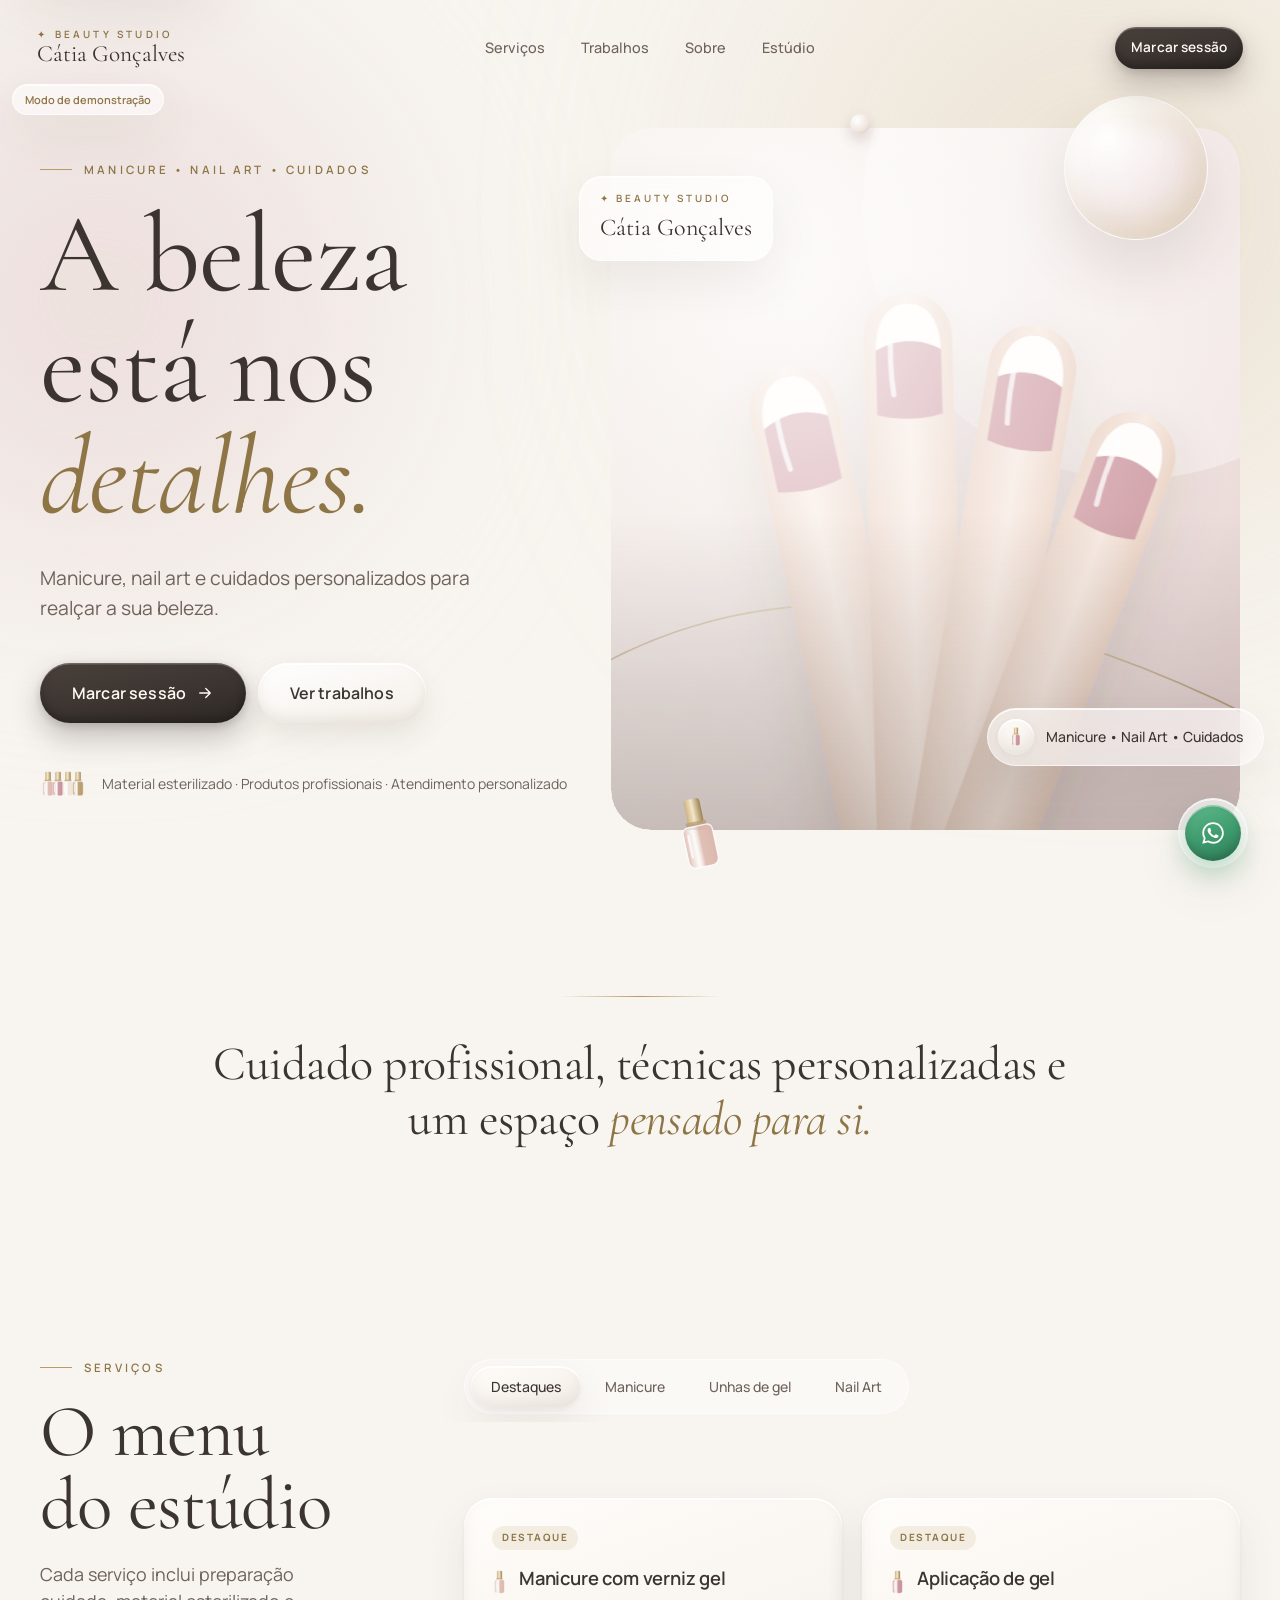
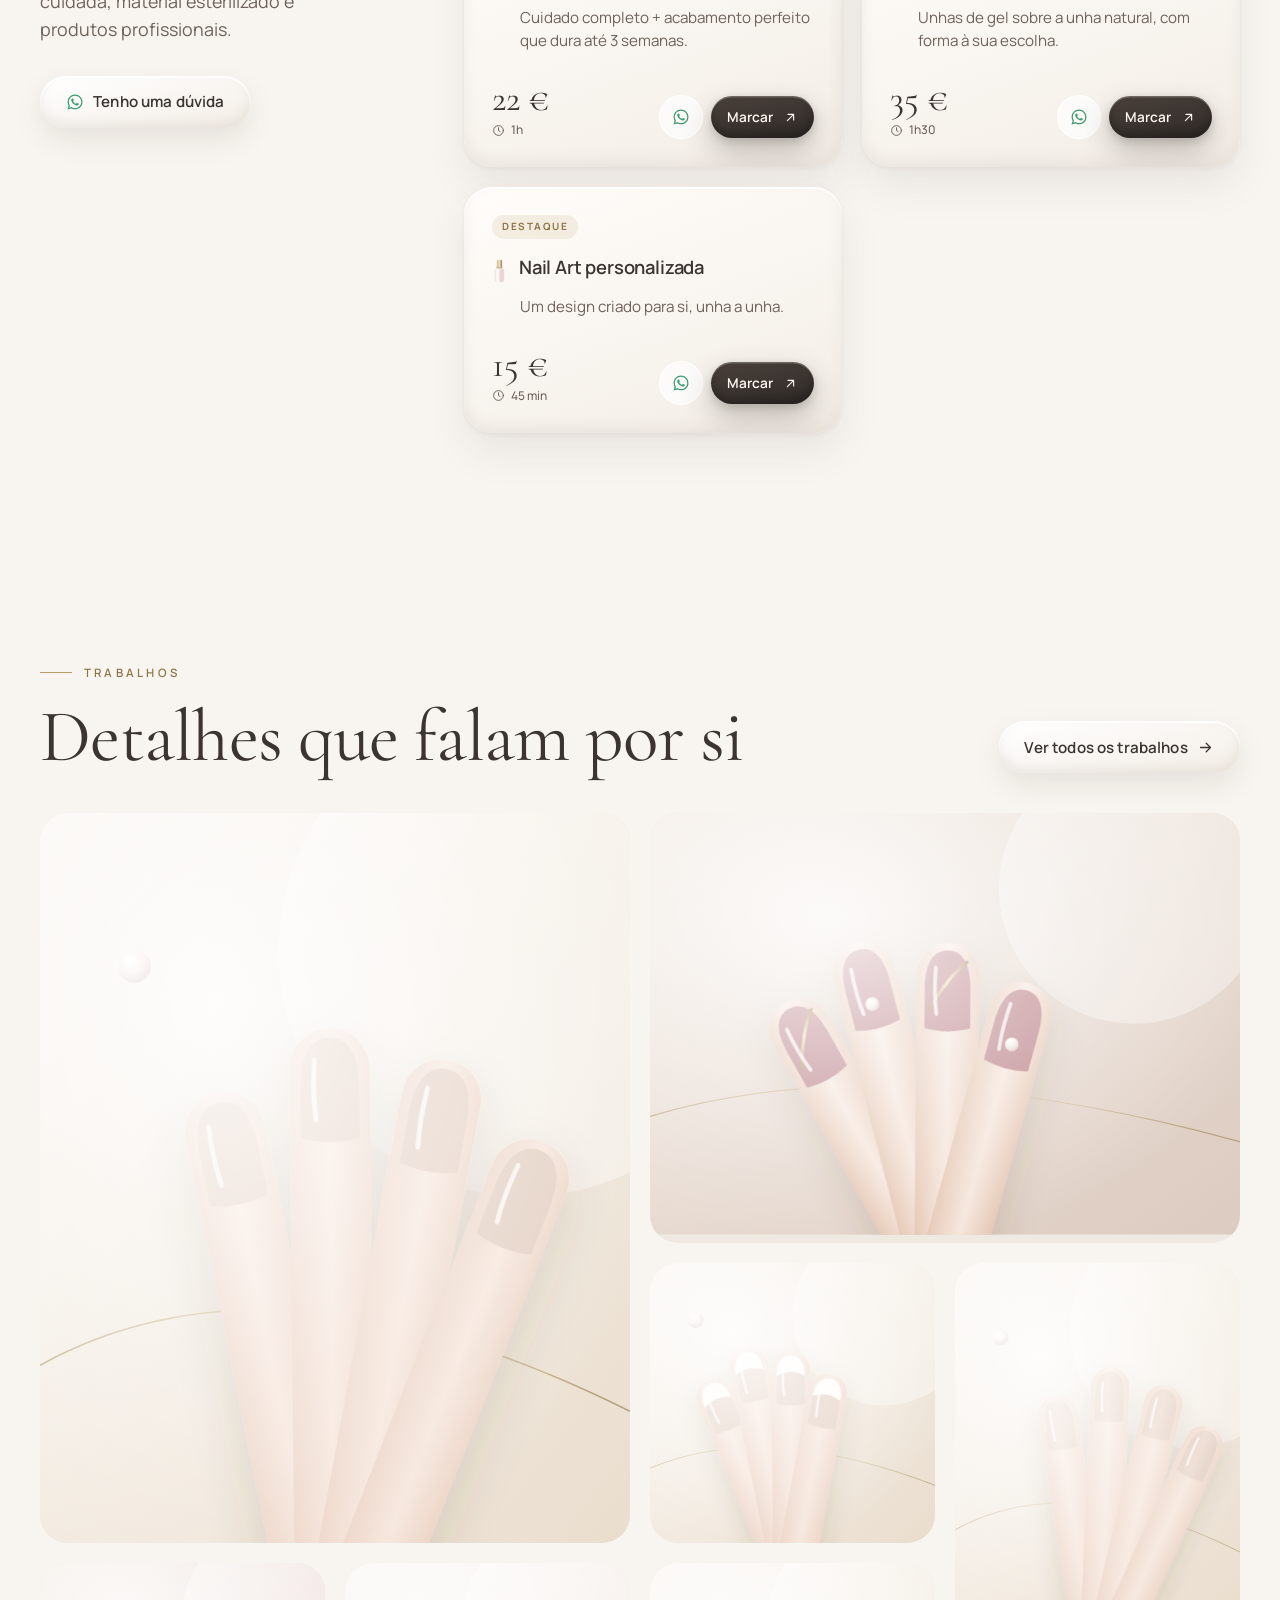
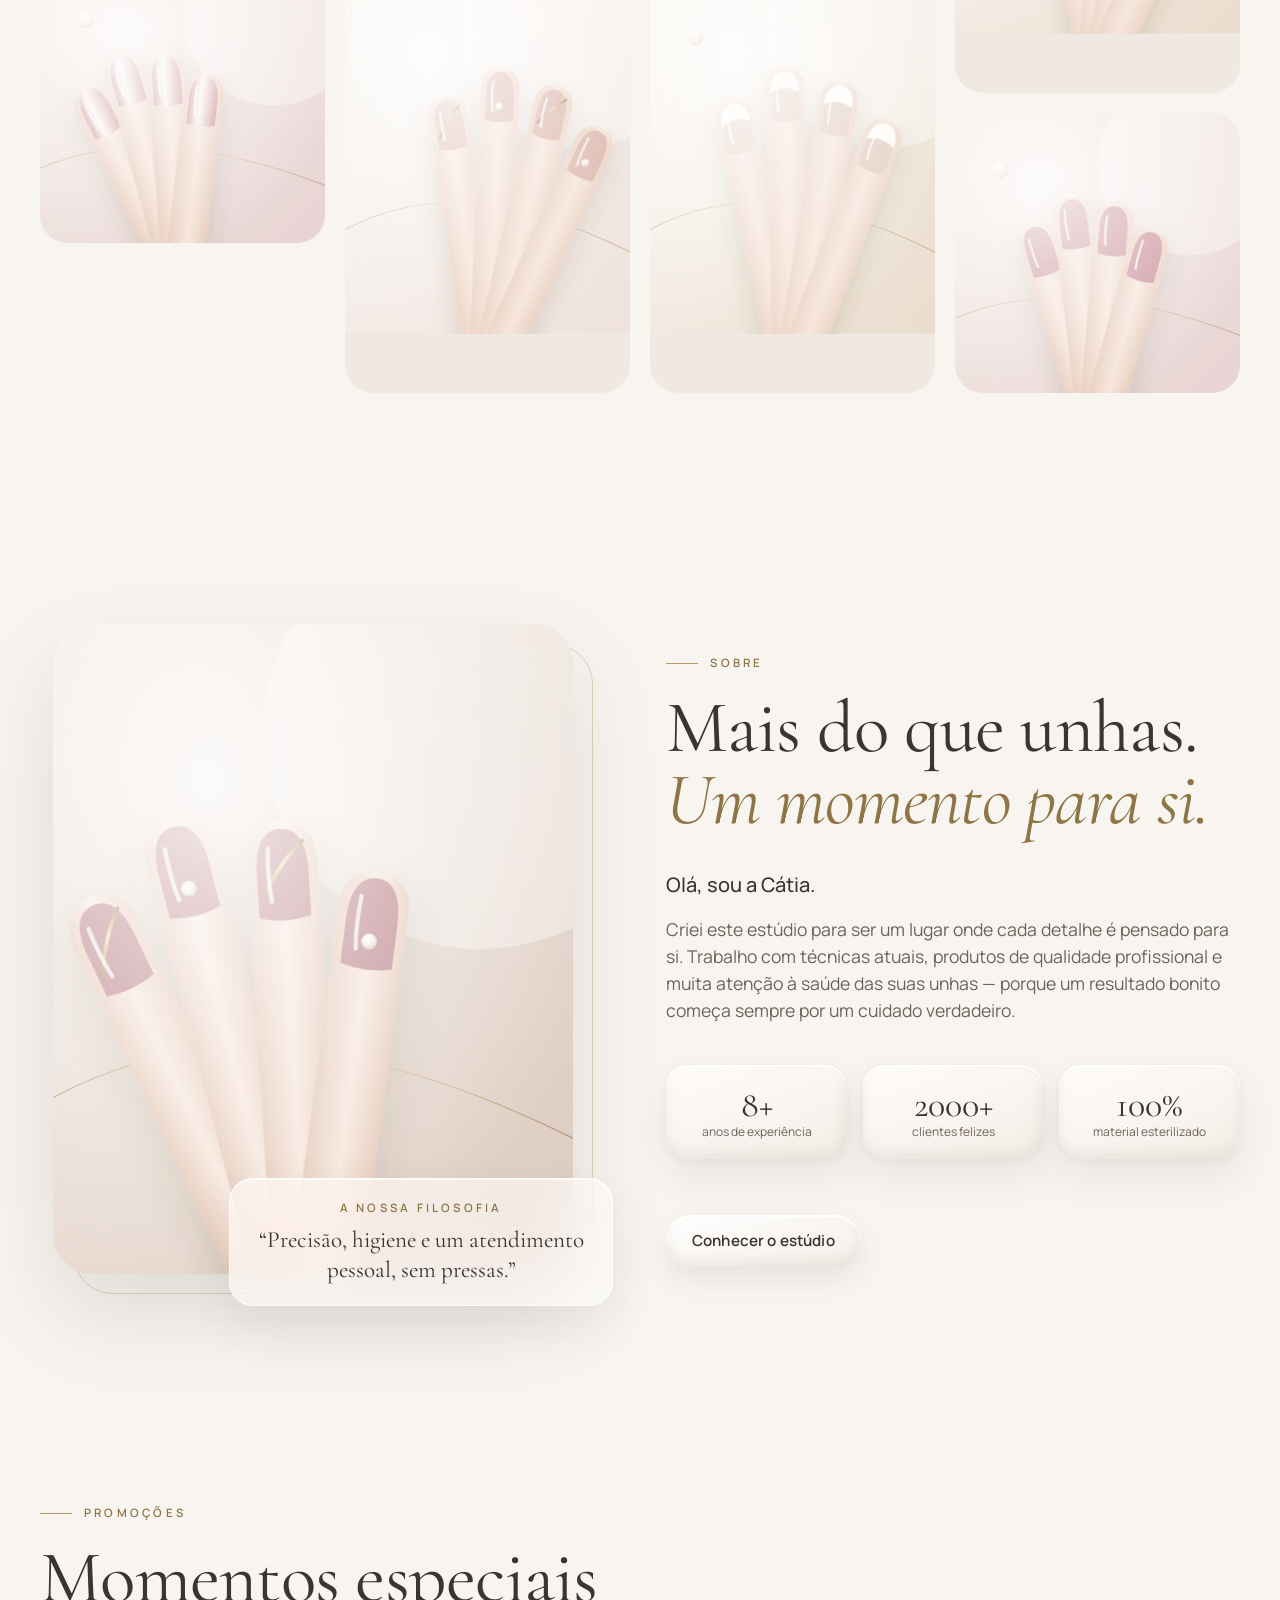
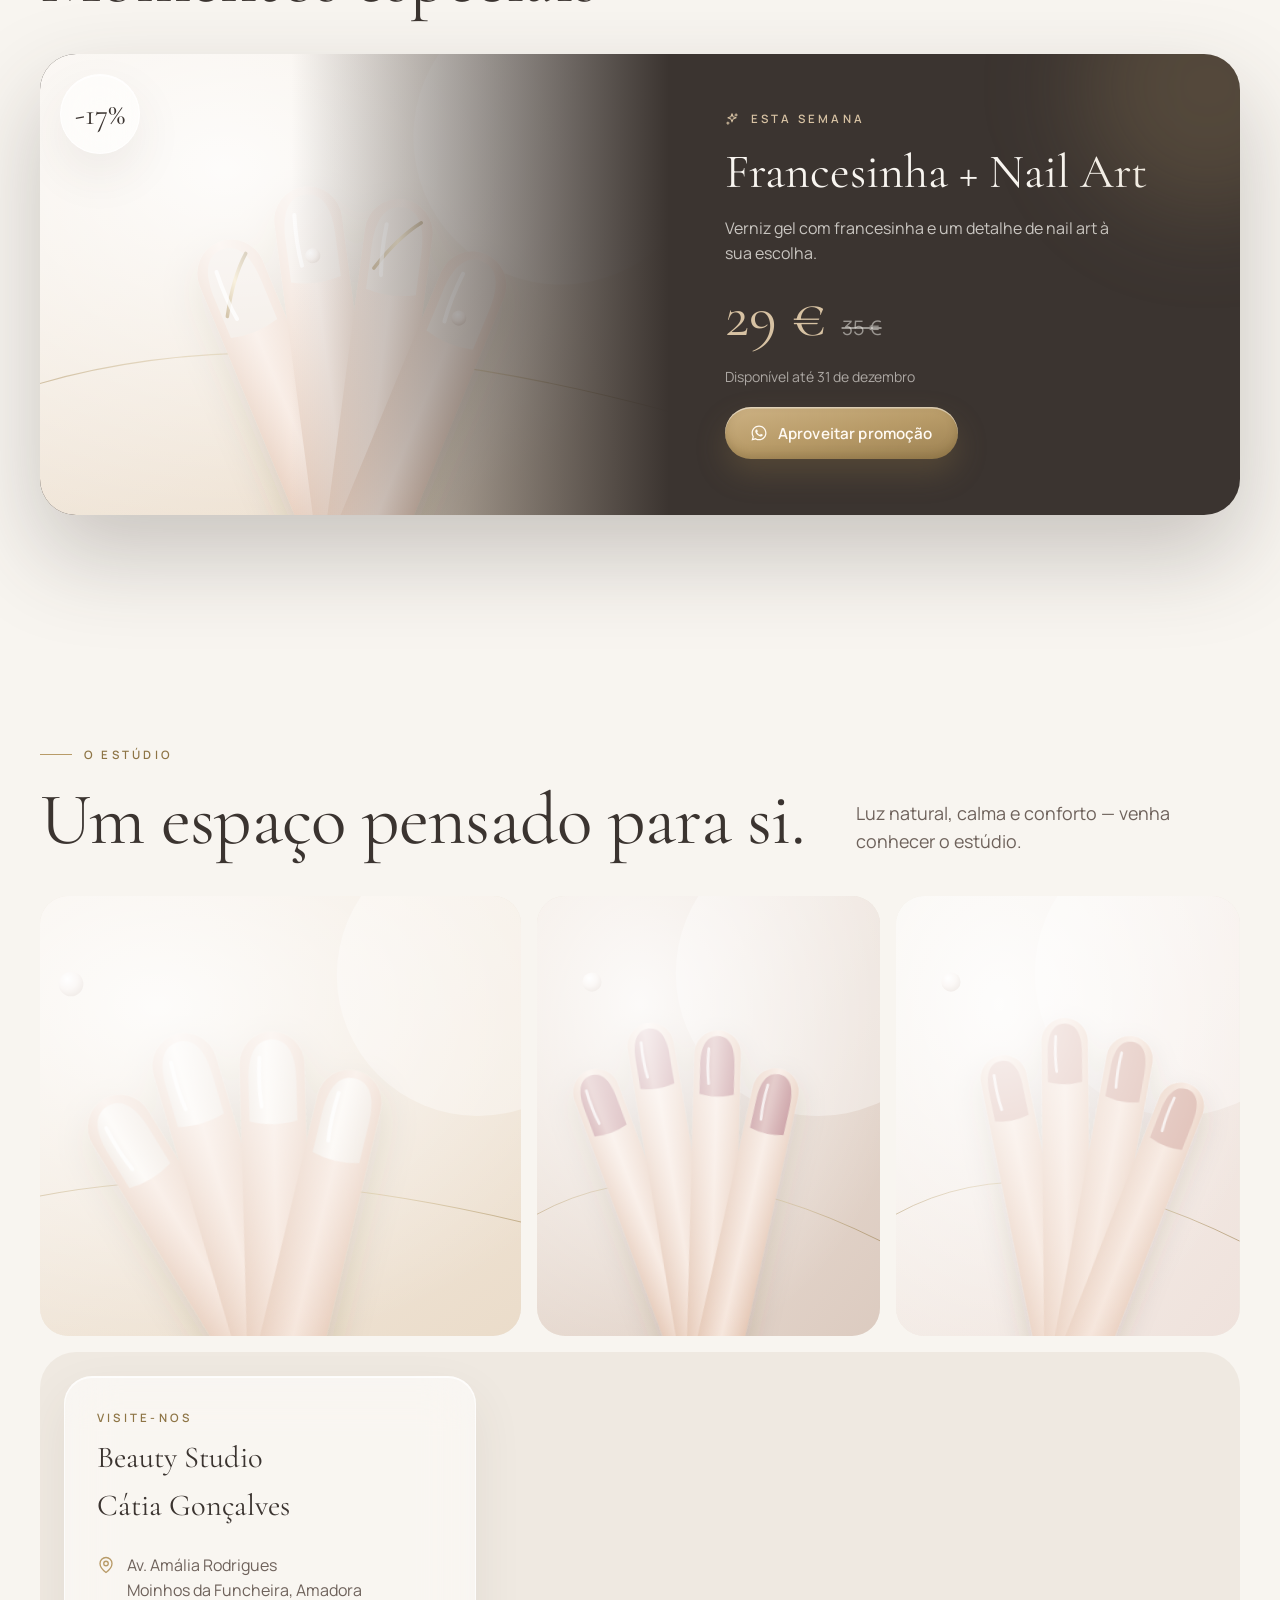
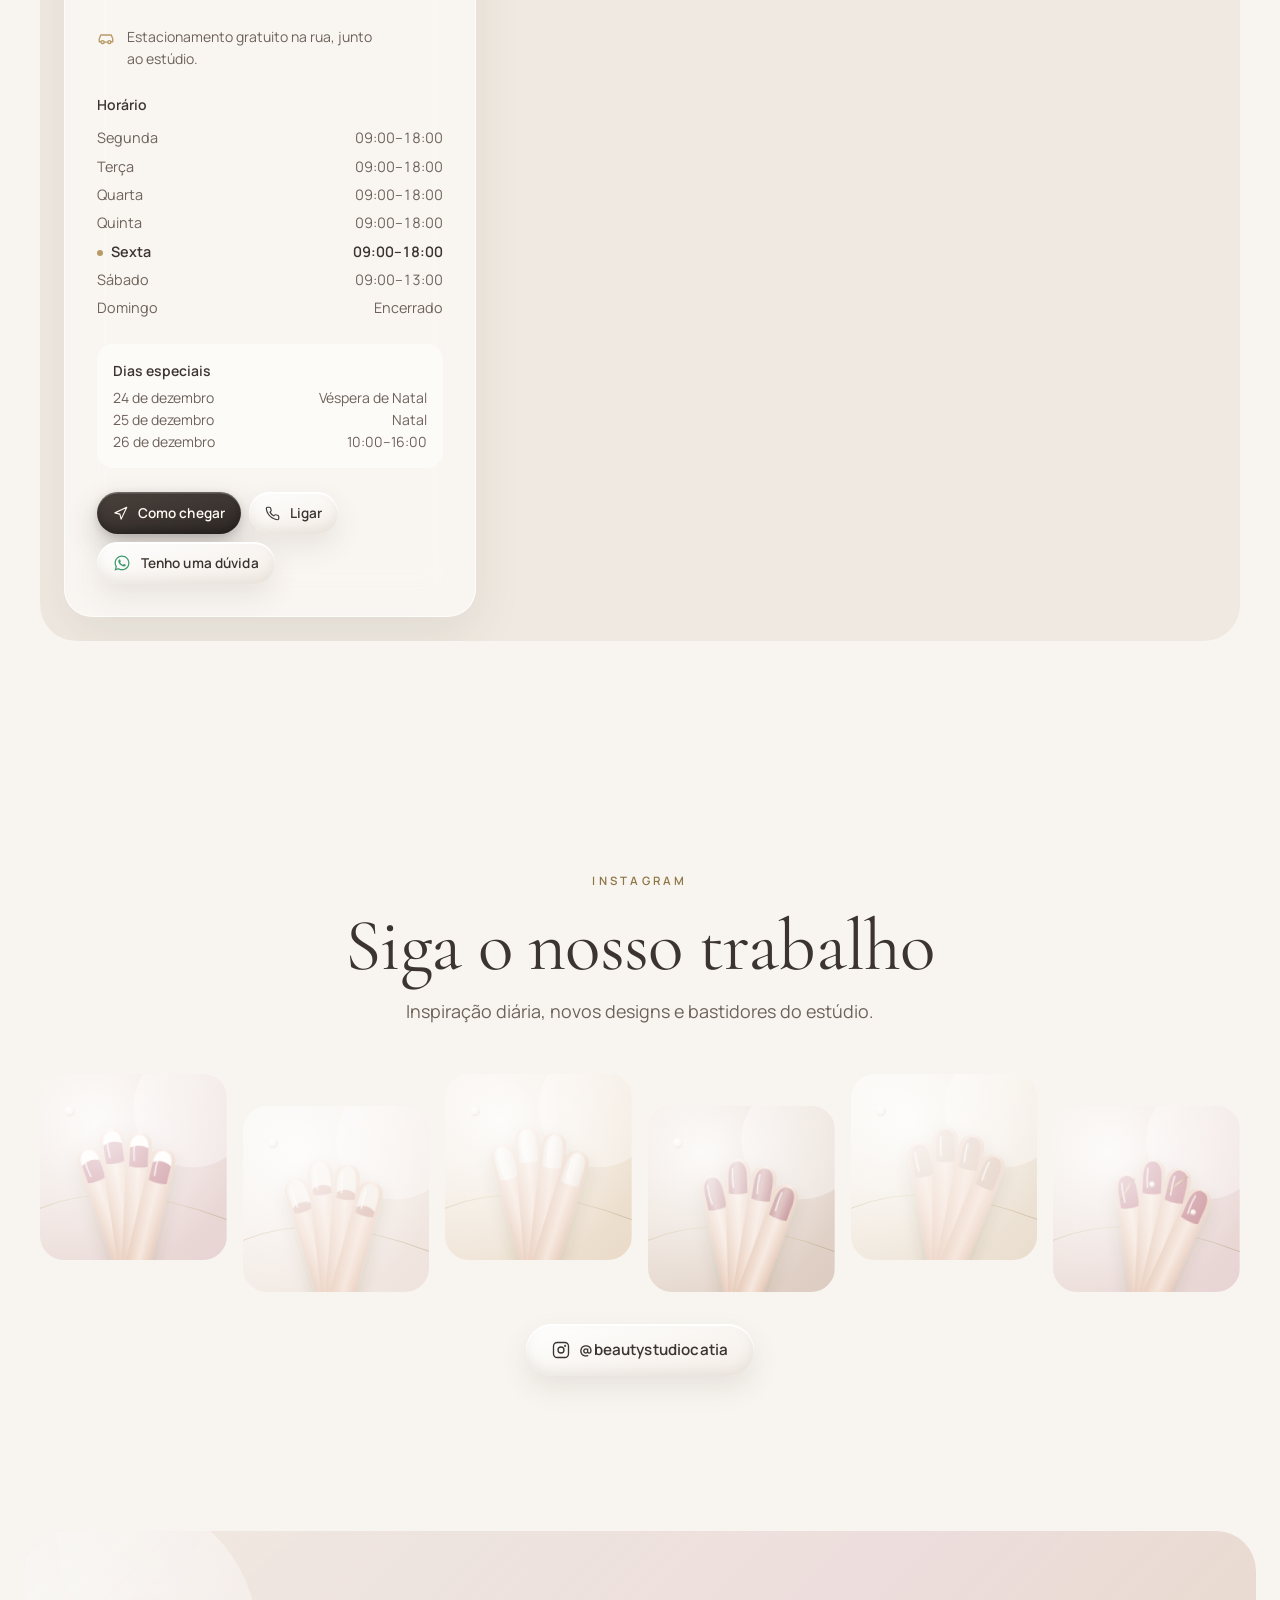
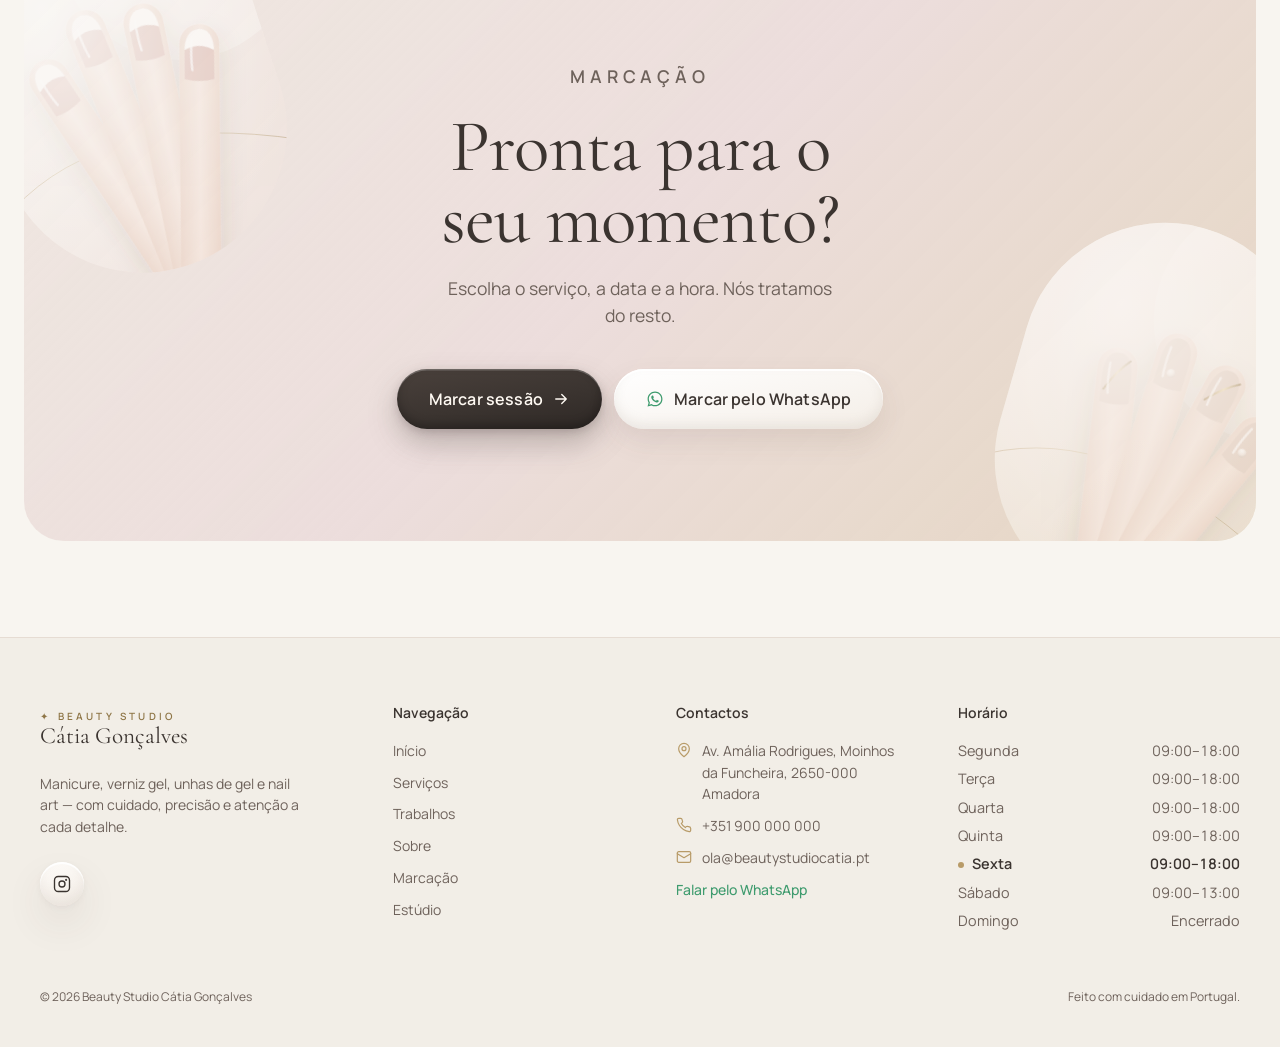
<file: index.html>
<!doctype html>
<html lang="pt-PT">
<head>
<meta charset="utf-8">
<meta name="viewport" content="width=device-width, initial-scale=1, viewport-fit=cover">
<title>Beauty Studio Cátia Gonçalves | Manicure &amp; Nail Art</title>
<meta name="description" content="Beauty Studio Cátia Gonçalves — manicure, verniz gel, nail art e cuidados personalizados. Marque a sua sessão.">
<meta name="keywords" content="manicure, manicure perto de mim, unhas de gel, nail art, verniz gel, manicure profissional, salão de unhas, unhas bonitas, manicure Amadora, unhas Moinhos da Funcheira, francesinha">
<meta name="theme-color" content="#F8F5F0">
<meta name="robots" content="index, follow">
<meta property="og:type" content="website">
<meta property="og:locale" content="pt_PT">
<meta property="og:site_name" content="Beauty Studio Cátia Gonçalves">
<meta property="og:title" content="Beauty Studio Cátia Gonçalves | Manicure &amp; Nail Art">
<meta property="og:description" content="Beauty Studio Cátia Gonçalves — manicure, verniz gel, nail art e cuidados personalizados. Marque a sua sessão.">
<meta property="og:image" content="og.jpg">
<meta name="twitter:card" content="summary_large_image">
<meta name="twitter:title" content="Beauty Studio Cátia Gonçalves | Manicure &amp; Nail Art">
<meta name="twitter:description" content="Beauty Studio Cátia Gonçalves — manicure, verniz gel, nail art e cuidados personalizados. Marque a sua sessão.">
<meta name="twitter:image" content="og.jpg">
<link rel="icon" href="icon.svg" type="image/svg+xml">
<link rel="preload" href="cormorant-garamond-latin-400-normal.woff2" as="font" type="font/woff2" crossorigin>
<link rel="preload" href="manrope-latin-wght-normal.woff2" as="font" type="font/woff2" crossorigin>
<link rel="stylesheet" href="site.css">
<script type="module" src="home.js"></script>
</head>
<body>
<main id="main" tabindex="-1"><noscript><p style="padding:120px 24px;text-align:center">Este site precisa de JavaScript. Contacte-nos pelo WhatsApp ou Instagram @beautystudiocatia.</p></noscript></main>
</body>
</html>
</file>
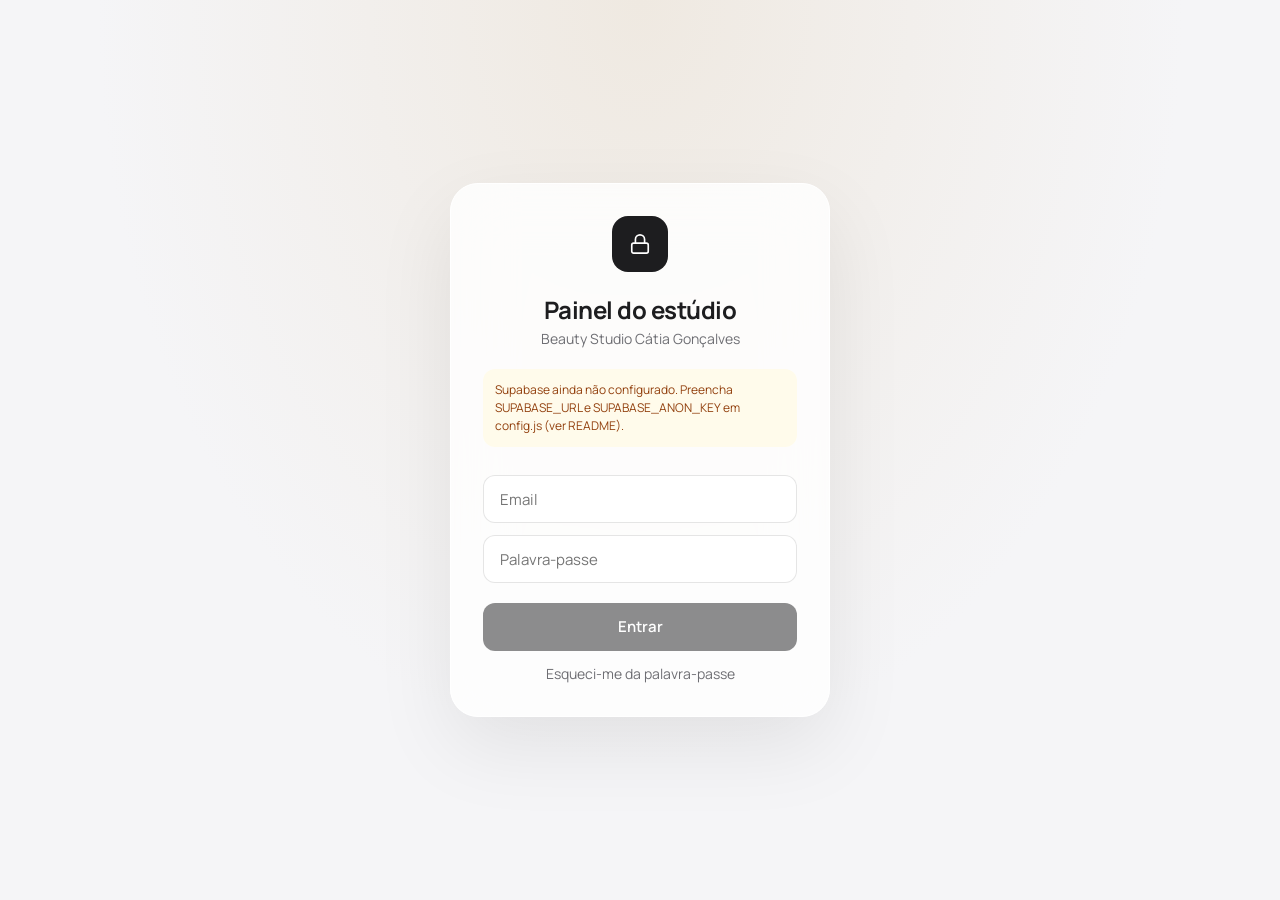
<file: admin.html>
<!doctype html>
<html lang="pt-PT">
<head>
<meta charset="utf-8">
<meta name="viewport" content="width=device-width, initial-scale=1, viewport-fit=cover">
<title>Painel | Beauty Studio Cátia Gonçalves</title>
<meta name="robots" content="noindex, nofollow">
<meta name="theme-color" content="#f5f5f7">
<link rel="icon" href="icon.svg" type="image/svg+xml">
<link rel="preload" href="manrope-latin-wght-normal.woff2" as="font" type="font/woff2" crossorigin>
<link rel="stylesheet" href="admin.css">
<script type="module" src="admin.js"></script>
</head>
<body>
<div id="app" aria-live="polite"><div class="login"><p style="color:#86868b">A carregar…</p></div></div>
<noscript><p style="padding:40px;text-align:center">O painel precisa de JavaScript.</p></noscript>
</body>
</html>
</file>
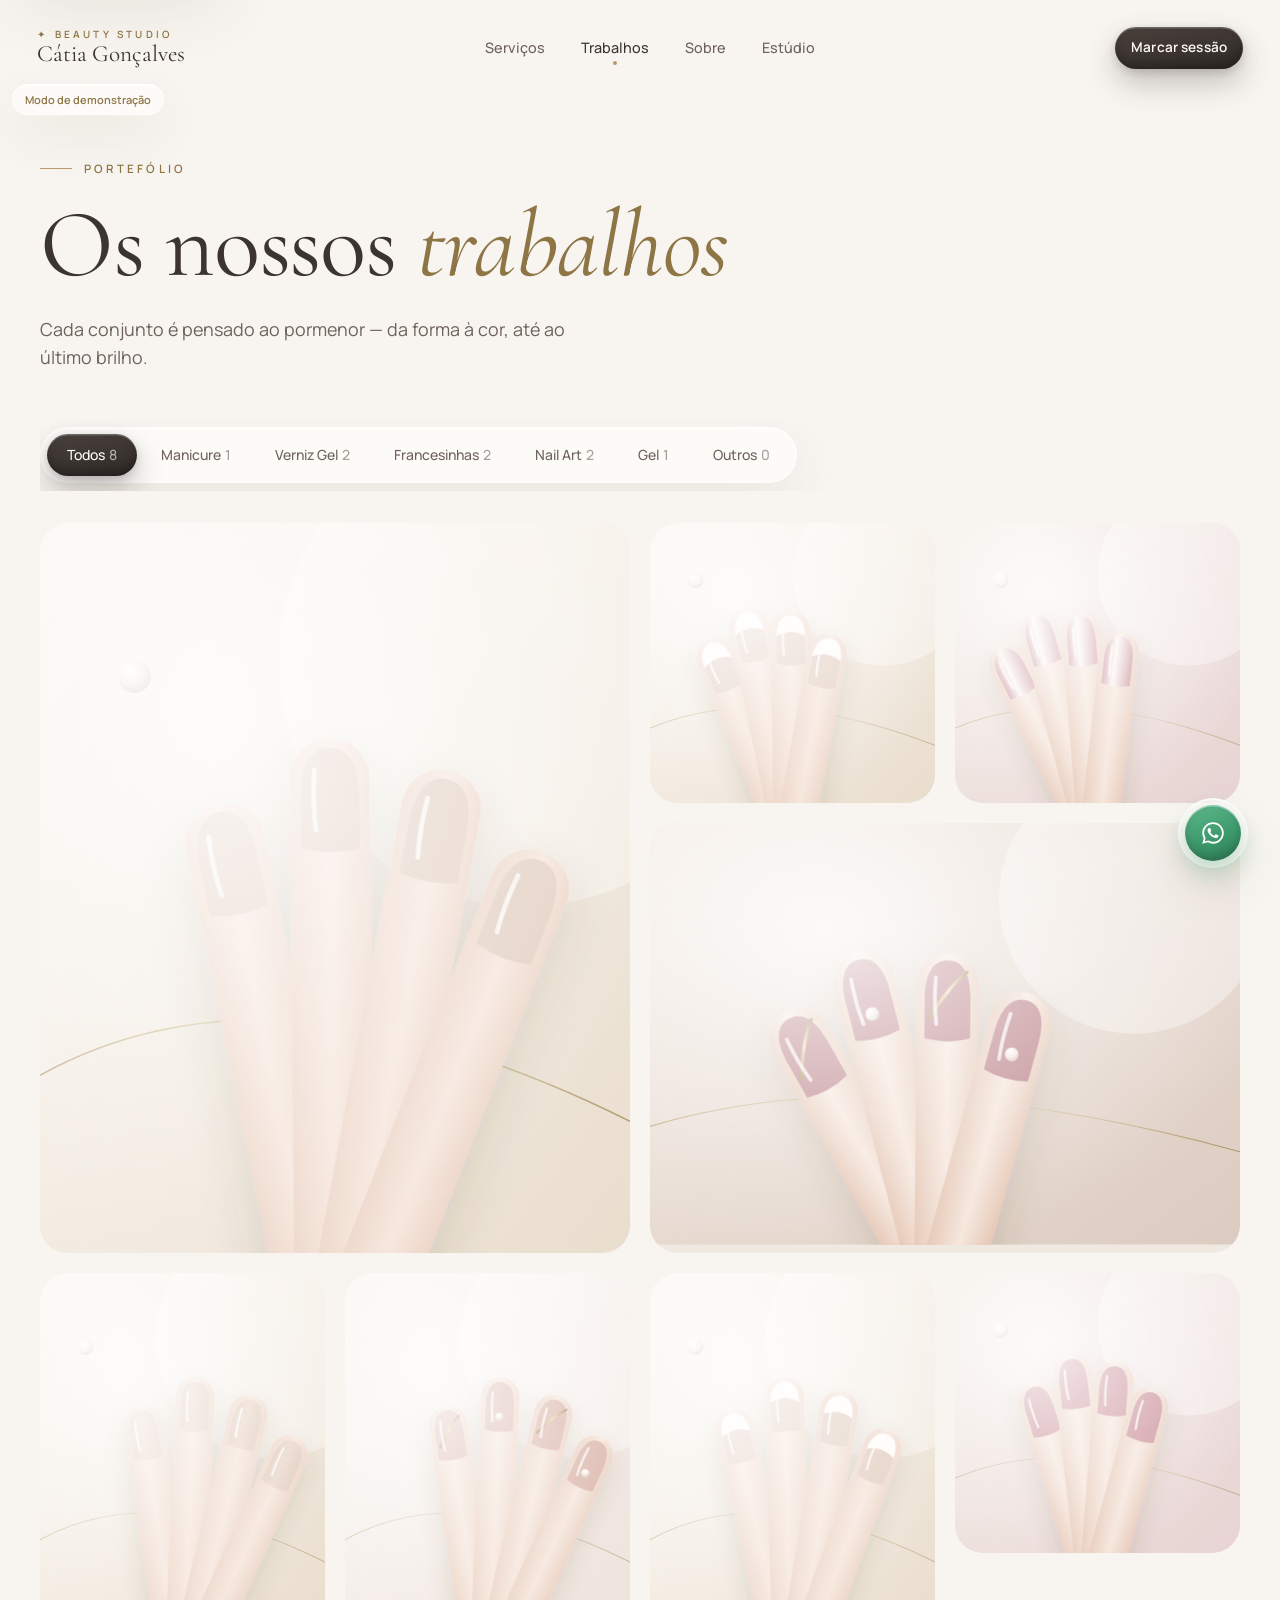
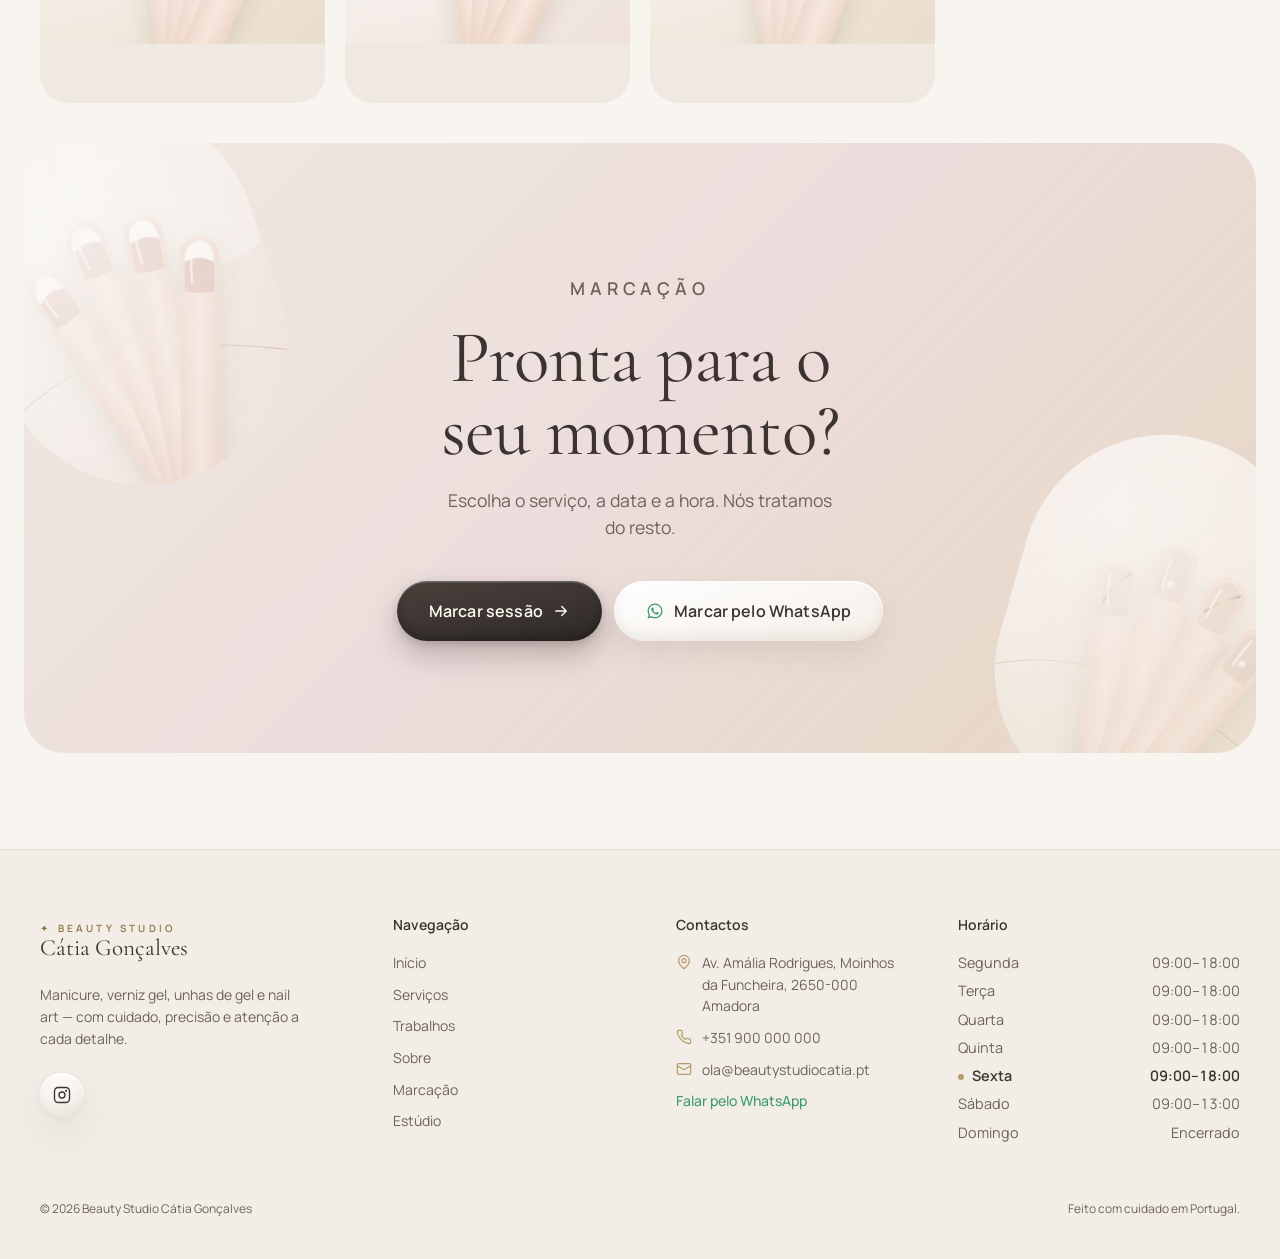
<file: trabalhos.html>
<!doctype html>
<html lang="pt-PT">
<head>
<meta charset="utf-8">
<meta name="viewport" content="width=device-width, initial-scale=1, viewport-fit=cover">
<title>Trabalhos — Manicure, Verniz Gel e Nail Art | Beauty Studio Cátia Gonçalves</title>
<meta name="description" content="Portefólio do Beauty Studio Cátia Gonçalves: manicure, verniz gel, francesinhas, unhas de gel e nail art personalizada.">
<meta name="keywords" content="manicure, manicure perto de mim, unhas de gel, nail art, verniz gel, manicure profissional, salão de unhas, unhas bonitas, manicure Amadora, unhas Moinhos da Funcheira, francesinha">
<meta name="theme-color" content="#F8F5F0">
<meta name="robots" content="index, follow">
<meta property="og:type" content="website">
<meta property="og:locale" content="pt_PT">
<meta property="og:site_name" content="Beauty Studio Cátia Gonçalves">
<meta property="og:title" content="Trabalhos — Manicure, Verniz Gel e Nail Art | Beauty Studio Cátia Gonçalves">
<meta property="og:description" content="Portefólio do Beauty Studio Cátia Gonçalves: manicure, verniz gel, francesinhas, unhas de gel e nail art personalizada.">
<meta property="og:image" content="og.jpg">
<meta name="twitter:card" content="summary_large_image">
<meta name="twitter:title" content="Trabalhos — Manicure, Verniz Gel e Nail Art | Beauty Studio Cátia Gonçalves">
<meta name="twitter:description" content="Portefólio do Beauty Studio Cátia Gonçalves: manicure, verniz gel, francesinhas, unhas de gel e nail art personalizada.">
<meta name="twitter:image" content="og.jpg">
<link rel="icon" href="icon.svg" type="image/svg+xml">
<link rel="preload" href="cormorant-garamond-latin-400-normal.woff2" as="font" type="font/woff2" crossorigin>
<link rel="preload" href="manrope-latin-wght-normal.woff2" as="font" type="font/woff2" crossorigin>
<link rel="stylesheet" href="site.css">
<script type="module" src="works.js"></script>
</head>
<body>
<main id="main" tabindex="-1"><noscript><p style="padding:120px 24px;text-align:center">Este site precisa de JavaScript. Contacte-nos pelo WhatsApp ou Instagram @beautystudiocatia.</p></noscript></main>
</body>
</html>
</file>
<file: site.css>
/* ============================================================
   Beauty Studio Cátia Gonçalves — sistema de design
   Glassmorphism · Claymorphism · Skeuomorfismo subtil
   ============================================================ */
@font-face { font-family: "Manrope"; src: url("manrope-latin-wght-normal.woff2") format("woff2-variations"); font-weight: 200 800; font-style: normal; font-display: swap; }
@font-face { font-family: "Cormorant Garamond"; src: url("cormorant-garamond-latin-400-normal.woff2") format("woff2"); font-weight: 400; font-style: normal; font-display: swap; }
@font-face { font-family: "Cormorant Garamond"; src: url("cormorant-garamond-latin-400-italic.woff2") format("woff2"); font-weight: 400; font-style: italic; font-display: swap; }
@font-face { font-family: "Cormorant Garamond"; src: url("cormorant-garamond-latin-500-normal.woff2") format("woff2"); font-weight: 500; font-style: normal; font-display: swap; }

:root {
  --ivory: #F8F5F0; --cream: #EFE9E1; --nude: #DCCBC0; --powder: #E7D3D3;
  --champagne: #D7C2A3; --gold: #B89B68; --gold-deep: #8E7546; --taupe: #9D8C82;
  --taupe-deep: #6E625B; --brown: #3B3430; --rose: #C98F98; --wa: #3E9B6E;

  --sans: "Manrope", ui-sans-serif, system-ui, -apple-system, "SF Pro Text", sans-serif;
  --serif: "Cormorant Garamond", Georgia, serif;

  --r-s: 16px; --r-m: 24px; --r-l: 32px; --r-xl: 40px;
  --shadow-soft: 0 20px 50px rgba(80, 60, 50, .08), inset 0 1px 0 rgba(255, 255, 255, .8);
  --shadow-lift: 0 30px 70px rgba(80, 60, 50, .14), inset 0 1px 0 rgba(255, 255, 255, .9);
  --ease: cubic-bezier(.22, 1, .36, 1);
  --gutter: clamp(16px, 4vw, 40px);
}

*, *::before, *::after { box-sizing: border-box; }
html { scroll-behavior: smooth; -webkit-tap-highlight-color: transparent; overflow-x: clip; }
body {
  margin: 0; background: var(--ivory); color: var(--brown); font-family: var(--sans);
  font-size: 16px; line-height: 1.55; -webkit-font-smoothing: antialiased; overflow-x: clip;
}
img, svg { display: block; max-width: 100%; }
a { color: inherit; text-decoration: none; }
button { font: inherit; color: inherit; background: none; border: 0; cursor: pointer; padding: 0; }
h1, h2, h3, p { margin: 0; }
h1, h2, h3 { text-wrap: balance; font-weight: 400; }
p { text-wrap: pretty; }
ul, ol { list-style: none; margin: 0; padding: 0; }
::selection { background: var(--powder); }
:focus-visible { outline: 2px solid var(--gold); outline-offset: 3px; border-radius: 12px; }
.sr-only { position: absolute; width: 1px; height: 1px; overflow: hidden; clip: rect(0 0 0 0); white-space: nowrap; }
.skip { position: fixed; left: 16px; top: -80px; z-index: 200; background: #fff; padding: 12px 20px; border-radius: 999px; box-shadow: var(--shadow-lift); transition: top .3s; }
.skip:focus { top: 16px; }

.container { width: 100%; max-width: 1320px; margin: 0 auto; padding: 0 var(--gutter); }
.container-wide { max-width: 1440px; }
.section { padding: clamp(64px, 9vw, 120px) 0; scroll-margin-top: 90px; }

/* ---------------- Tipografia ---------------- */
.display { font-family: var(--serif); font-weight: 400; letter-spacing: -.01em; line-height: .98; }
.display em, .accent { font-style: italic; color: var(--gold-deep); }
.eyebrow { display: flex; align-items: center; gap: 12px; font-size: .72rem; font-weight: 600; letter-spacing: .28em; text-transform: uppercase; color: var(--gold-deep); }
.eyebrow::before { content: ""; width: 32px; height: 1px; background: var(--gold); }
.eyebrow.center { justify-content: center; }
.eyebrow.center::before, .eyebrow.plain::before { display: none; }
.h-section { font-size: clamp(2.6rem, 6vw, 4.6rem); margin-top: 20px; }
.lead { font-size: clamp(1rem, 1.4vw, 1.15rem); color: var(--taupe-deep); max-width: 36rem; }
.muted { color: var(--taupe-deep); }
.gold-line { height: 1px; background: linear-gradient(90deg, transparent, var(--gold), transparent); }

/* ---------------- Materiais ---------------- */
.glass {
  background: rgba(255, 255, 255, .58);
  -webkit-backdrop-filter: blur(25px) saturate(140%); backdrop-filter: blur(25px) saturate(140%);
  border: 1px solid rgba(255, 255, 255, .7); box-shadow: var(--shadow-soft);
}
.glass-soft { background: rgba(255, 255, 255, .38); -webkit-backdrop-filter: blur(18px); backdrop-filter: blur(18px); border: 1px solid rgba(255, 255, 255, .55); }
.clay {
  background: linear-gradient(160deg, #fffdfa 0%, #f3ede6 100%);
  box-shadow: 0 18px 40px rgba(80, 60, 50, .09), 0 2px 6px rgba(80, 60, 50, .05),
    inset 0 2px 1px rgba(255, 255, 255, .95), inset 0 -6px 14px rgba(157, 140, 130, .12);
}

/* ---------------- Botões tácteis (ClayButton) ---------------- */
.btn {
  position: relative; display: inline-flex; align-items: center; justify-content: center; gap: .6rem;
  min-height: 52px; padding: 0 1.6rem; border-radius: 999px; font-weight: 600; font-size: .95rem;
  letter-spacing: .01em; white-space: nowrap; user-select: none;
  transition: transform .45s var(--ease), box-shadow .45s var(--ease), background .3s;
}
.btn:hover { transform: translateY(-2px); }
.btn:active { transform: translateY(1px) scale(.985); transition-duration: .12s; }
.btn:disabled, .btn[aria-disabled="true"] { opacity: .45; pointer-events: none; }
.btn-sm { min-height: 42px; padding: 0 1rem; font-size: .85rem; }
.btn-lg { min-height: 60px; padding: 0 2rem; font-size: 1rem; }
.btn-primary {
  color: #fffaf3; background: linear-gradient(170deg, #4a413c 0%, #3B3430 55%, #2e2825 100%);
  box-shadow: 0 14px 30px rgba(59, 52, 48, .28), 0 3px 8px rgba(59, 52, 48, .18), inset 0 1.5px 0 rgba(255, 255, 255, .22), inset 0 -4px 10px rgba(0, 0, 0, .25);
}
.btn-primary:hover { box-shadow: 0 22px 44px rgba(59, 52, 48, .32), 0 4px 10px rgba(59, 52, 48, .18), inset 0 1.5px 0 rgba(255, 255, 255, .28), inset 0 -4px 10px rgba(0, 0, 0, .25); }
.btn-primary:active { box-shadow: 0 6px 14px rgba(59, 52, 48, .22), inset 0 4px 10px rgba(0, 0, 0, .35); }
.btn-secondary {
  color: var(--brown); background: linear-gradient(165deg, #fff 0%, #f4eee7 100%);
  box-shadow: 0 12px 28px rgba(80, 60, 50, .10), inset 0 2px 1px #fff, inset 0 -5px 12px rgba(157, 140, 130, .14);
}
.btn-secondary:hover { box-shadow: 0 20px 40px rgba(80, 60, 50, .14), inset 0 2px 1px #fff, inset 0 -5px 12px rgba(157, 140, 130, .14); }
.btn-secondary:active { box-shadow: 0 4px 10px rgba(80, 60, 50, .1), inset 0 4px 10px rgba(157, 140, 130, .25); }
.btn-gold {
  color: #fffaf3; background: linear-gradient(170deg, #cdb284 0%, #B89B68 50%, #9c8152 100%);
  box-shadow: 0 14px 30px rgba(142, 117, 70, .30), inset 0 1.5px 0 rgba(255, 255, 255, .45), inset 0 -4px 10px rgba(90, 70, 30, .25);
}
.btn-ghost { color: #fffaf3; background: rgba(255, 255, 255, .1); border: 1px solid rgba(255, 255, 255, .2); }
.btn .wa { color: var(--wa); }
.btn-gold .wa, .btn-ghost .wa { color: inherit; }
.btn-row { display: flex; flex-wrap: wrap; gap: 12px; }
.icon-btn { display: grid; place-items: center; width: 44px; height: 44px; border-radius: 999px; transition: transform .3s var(--ease), background .3s; }
.icon-btn:hover { transform: translateY(-2px); }

/* ---------------- Navegação ---------------- */
.nav-wrap { position: fixed; inset: 0 0 auto; z-index: 40; padding: 12px 12px 0; pointer-events: none; }
.nav {
  pointer-events: auto; margin: 0 auto; max-width: 1440px; height: 64px; display: flex; align-items: center; justify-content: space-between;
  padding: 0 16px; border-radius: 28px; border: 1px solid transparent;
  transition: max-width .6s var(--ease), background .5s, box-shadow .5s, border-color .5s, backdrop-filter .5s;
}
.nav.scrolled { max-width: 1180px; background: rgba(255, 255, 255, .58); -webkit-backdrop-filter: blur(25px) saturate(140%); backdrop-filter: blur(25px) saturate(140%); border-color: rgba(255, 255, 255, .7); box-shadow: var(--shadow-soft); }
.logo { display: inline-flex; flex-direction: column; line-height: 1; }
.logo small { display: flex; align-items: center; gap: 6px; font-size: 10px; font-weight: 600; letter-spacing: .32em; text-transform: uppercase; color: var(--gold-deep); }
.logo small span { display: inline-block; transition: transform .7s var(--ease); }
.logo:hover small span { transform: rotate(90deg); }
.logo strong { font-family: var(--serif); font-weight: 400; font-size: 1.45rem; margin-top: 4px; }
.nav-links { display: none; gap: 4px; }
.nav-links a { position: relative; padding: 8px 16px; border-radius: 999px; font-size: .9rem; font-weight: 500; color: var(--taupe-deep); transition: color .3s; }
.nav-links a:hover, .nav-links a[aria-current="page"] { color: var(--brown); }
.nav-links a[aria-current="page"]::after { content: ""; position: absolute; left: 50%; bottom: 2px; width: 4px; height: 4px; margin-left: -2px; border-radius: 50%; background: var(--gold); }
.nav-cta { display: none; }

/* Dock móvel */
.dock { position: fixed; inset: auto 0 0; z-index: 40; padding: 0 12px calc(env(safe-area-inset-bottom) + 10px); }
.dock ul { display: flex; align-items: stretch; max-width: 28rem; margin: 0 auto; padding: 6px; border-radius: 26px; }
.dock li { flex: 1; }
.dock li.book { flex: 1.35; }
.dock a { display: flex; flex-direction: column; align-items: center; justify-content: center; gap: 4px; min-height: 54px; border-radius: 16px; font-size: 10.5px; font-weight: 500; color: var(--taupe-deep); }
.dock a[aria-current="page"] { color: var(--brown); }
.dock .book a { flex-direction: row; gap: 6px; font-size: 13px; color: #fffaf3; border-radius: 999px; }

/* ---------------- WhatsApp flutuante ---------------- */
.wa-float { position: fixed; right: 16px; bottom: calc(env(safe-area-inset-bottom) + 92px); z-index: 50; }
.wa-float.no-dock { bottom: calc(env(safe-area-inset-bottom) + 16px); }
.wa-float .pill { display: flex; align-items: center; border-radius: 999px; padding: 6px; transition: transform .5s var(--ease); }
.wa-float:hover .pill { transform: translateY(-4px); }
.wa-float:active .pill { transform: scale(.95); }
.wa-float .label { display: grid; grid-template-columns: 0fr; opacity: 0; transition: grid-template-columns .45s var(--ease), opacity .3s, padding .45s var(--ease); }
.wa-float .label > span { overflow: hidden; white-space: nowrap; }
.wa-float .label b { display: block; font-size: .875rem; font-weight: 600; }
.wa-float .label i { display: flex; align-items: center; gap: 6px; font-style: normal; font-size: .75rem; color: var(--taupe-deep); }
.wa-float .label i::before { content: ""; width: 6px; height: 6px; border-radius: 50%; background: var(--wa); }
.wa-float .orb {
  position: relative; display: grid; place-items: center; width: 56px; height: 56px; border-radius: 50%; color: #fff;
  background: linear-gradient(160deg, #5fb88a 0%, #3E9B6E 55%, #2f7d57 100%);
  box-shadow: 0 12px 26px rgba(62, 155, 110, .35), inset 0 1.5px 0 rgba(255, 255, 255, .4), inset 0 -4px 10px rgba(0, 0, 0, .18);
}

/* ---------------- Cursor premium ---------------- */
.cursor { position: fixed; left: 0; top: 0; z-index: 300; pointer-events: none; will-change: transform; }
.cursor .dot {
  display: grid; place-items: center; width: 18px; height: 18px; border-radius: 50%; transform: translate(-50%, -50%);
  background: rgba(59, 52, 48, .85); transition: width .35s var(--ease), height .35s var(--ease), background .35s, border-color .35s, scale .2s;
  font-size: 11px; font-weight: 600; letter-spacing: .25em; color: transparent; border: 1px solid transparent;
}
.cursor.hover .dot { width: 46px; height: 46px; background: rgba(184, 155, 104, .14); border-color: rgba(184, 155, 104, .55); }
.cursor.view .dot { width: 84px; height: 84px; background: rgba(255, 255, 255, .55); border-color: rgba(184, 155, 104, .55); color: var(--brown); -webkit-backdrop-filter: blur(14px); backdrop-filter: blur(14px); box-shadow: 0 10px 30px rgba(80, 60, 50, .15); padding-left: .25em; }
.cursor.down .dot { scale: .85; }
html.has-cursor, html.has-cursor * { cursor: none !important; }

/* ---------------- Revelação ao scroll ---------------- */
.reveal { opacity: 0; transform: translateY(32px); filter: blur(8px); transition: opacity 1s var(--ease), transform 1s var(--ease), filter 1s var(--ease); transition-delay: var(--d, 0s); }
.reveal.scale { transform: scale(.94); }
.reveal.blur { transform: none; filter: blur(14px); }
.reveal.in { opacity: 1; transform: none; filter: none; }

/* ---------------- Media ---------------- */
.frame { position: relative; overflow: hidden; background: var(--cream); }
.frame > .media-img, .frame > .nail-art, .frame .zoom > .media-img, .frame .zoom > .nail-art { position: absolute; inset: 0; width: 100%; height: 100%; object-fit: cover; }
.zoom { position: absolute; inset: 0; transition: transform 1.2s var(--ease); }

/* ---------------- Hero ---------------- */
.hero { position: relative; overflow: hidden; padding: 96px 0 56px; }
.hero-bg span { position: absolute; border-radius: 50%; z-index: -1; pointer-events: none; }
.hero-bg span:nth-child(1) { left: -160px; top: 40px; width: 520px; height: 520px; background: rgba(231, 211, 211, .6); filter: blur(120px); }
.hero-bg span:nth-child(2) { right: -10%; top: -10%; width: 600px; height: 600px; background: rgba(215, 194, 163, .4); filter: blur(140px); }
.hero-grid { display: grid; gap: 40px; align-items: center; max-width: 1440px; margin: 0 auto; padding: 0 var(--gutter); }
.hero-text { order: 2; position: relative; z-index: 2; }
.hero-text .eyebrow { margin-bottom: 24px; }
.hero h1 { font-size: clamp(3.3rem, 13vw, 7rem); line-height: .92; }
.hero h1 .w { display: inline-block; overflow: hidden; padding-bottom: 8px; vertical-align: bottom; }
.hero h1 .w > span { display: inline-block; transform: translateY(105%); opacity: 0; animation: rise 1.1s var(--ease) forwards; animation-delay: var(--d); }
.hero .sub { margin-top: 28px; max-width: 28rem; font-size: clamp(1.1rem, 1.5vw, 1.25rem); color: var(--taupe-deep); }
.hero .btn-row { margin-top: 40px; flex-direction: column; }
.hero .btn-row .btn { width: 100%; }
.hero .assure { display: none; margin-top: 48px; align-items: center; gap: 16px; font-size: .875rem; color: var(--taupe-deep); }
.hero .assure .bottles { display: flex; }
.hero .assure .bottles svg + svg { margin-left: -6px; }
.fade-up { opacity: 0; animation: fadeUp 1s var(--ease) forwards; animation-delay: var(--d, 0s); }

.hero-visual { order: 1; position: relative; }
.hero-photo {
  position: relative; aspect-ratio: 4 / 5; border-radius: var(--r-l); overflow: hidden;
  box-shadow: 0 40px 90px rgba(80, 60, 50, .16); animation: unveil 1.6s var(--ease) both;
}
.hero-photo .layer { position: absolute; inset: 0; will-change: transform; }
.hero-photo .kenburns { position: absolute; inset: 0; animation: kenburns 18s linear infinite alternate; }
.hero-photo .kenburns > * { position: absolute; inset: 0; width: 100%; height: 100%; object-fit: cover; }
.hero-photo::after { content: ""; position: absolute; inset: 0; background: linear-gradient(to top, rgba(59, 52, 48, .22), transparent 45%); }
.float { position: absolute; z-index: 3; will-change: transform; }
.float-brand { left: 8px; top: 20px; }
.float-brand .glass { border-radius: 22px; padding: 14px 20px; }
.float-brand small { display: block; font-size: 10px; font-weight: 600; letter-spacing: .3em; text-transform: uppercase; color: var(--gold-deep); }
.float-brand strong { display: block; font-family: var(--serif); font-weight: 400; font-size: 1.5rem; margin-top: 2px; }
.float-tag { right: 8px; bottom: 24px; }
.float-tag .glass { display: flex; align-items: center; gap: 12px; border-radius: 999px; padding: 10px 20px 10px 10px; font-size: .875rem; font-weight: 500; }
.float-tag .clay { display: grid; place-items: center; width: 36px; height: 36px; border-radius: 50%; }
.float-sphere { display: none; right: 32px; top: -32px; width: 144px; height: 144px; border-radius: 50%;
  background: radial-gradient(circle at 30% 28%, rgba(255, 255, 255, .95) 0%, rgba(255, 255, 255, .35) 22%, rgba(231, 211, 211, .25) 55%, rgba(184, 155, 104, .18) 100%);
  -webkit-backdrop-filter: blur(10px); backdrop-filter: blur(10px); border: 1px solid rgba(255, 255, 255, .7);
  box-shadow: inset -10px -14px 30px rgba(184, 155, 104, .25), inset 8px 10px 20px rgba(255, 255, 255, .8), 0 30px 60px rgba(80, 60, 50, .12); }
.float-bottle { left: 24px; bottom: -40px; }
.float-bottle svg { transform: rotate(-12deg); animation: floatY 7s ease-in-out infinite; }
.float-pearl { left: 38%; top: -14px; width: 20px; height: 20px; border-radius: 50%; background: radial-gradient(circle at 35% 30%, #fff, #efe4dc 60%, #cdbcb0); box-shadow: 0 6px 14px rgba(80, 60, 50, .2); }
.float-line { display: none; left: -64px; bottom: 18%; width: 60%; z-index: 0; }
.float-line path { stroke-dasharray: 600; stroke-dashoffset: 600; animation: draw 2.4s var(--ease) 1.1s forwards; }
.float > * { opacity: 0; animation: fadeIn 1.1s var(--ease) forwards; animation-delay: var(--d, 1s); }

/* ---------------- Declaração ---------------- */
.statement { padding: clamp(56px, 8vw, 96px) var(--gutter); text-align: center; }
.statement .gold-line { width: 160px; margin: 0 auto 40px; }
.statement p { max-width: 56rem; margin: 0 auto; font-size: clamp(1.9rem, 4vw, 3rem); line-height: 1.15; }

/* ---------------- Serviços ---------------- */
.services-grid { display: grid; gap: 48px; }
.services-aside .btn { margin-top: 32px; display: none; }
.tabs-scroll { margin: 0 calc(var(--gutter) * -1); padding: 0 var(--gutter) 8px; overflow-x: auto; scrollbar-width: none; }
.tabs-scroll::-webkit-scrollbar { display: none; }
.tabs { position: relative; display: inline-flex; gap: 4px; padding: 6px; border-radius: 999px; }
.tab { position: relative; z-index: 1; white-space: nowrap; padding: 10px 20px; border-radius: 999px; font-size: .875rem; font-weight: 500; color: var(--taupe-deep); transition: color .3s; }
.tab:hover, .tab[aria-selected="true"], .tab[aria-pressed="true"] { color: var(--brown); }
.tab-pill { position: absolute; z-index: 0; top: 6px; bottom: 6px; left: 0; border-radius: 999px; transition: transform .5s var(--ease), width .5s var(--ease); }
.tabs.dark .tab[aria-pressed="true"] { color: #fff; }
.cat-desc { margin-top: 20px; color: var(--taupe-deep); min-height: 1.5em; }
.cards { display: grid; gap: 16px; margin-top: 32px; }
.svc-card { position: relative; display: flex; flex-direction: column; padding: 24px; border-radius: 28px; overflow: hidden; transition: transform .5s var(--ease), box-shadow .5s var(--ease); }
.svc-card:hover { transform: translateY(-4px); box-shadow: var(--shadow-lift); }
.svc-card::before { content: ""; position: absolute; top: -40px; bottom: -40px; left: 0; width: 33%; transform: translateX(-120%) skewX(-12deg); background: linear-gradient(90deg, transparent, rgba(255, 255, 255, .6), transparent); pointer-events: none; }
.svc-card:hover::before { animation: shimmer 1.2s ease; }
.badge { align-self: flex-start; margin-bottom: 16px; padding: 4px 10px; border-radius: 999px; font-size: 10px; font-weight: 700; letter-spacing: .15em; text-transform: uppercase; background: rgba(184, 155, 104, .15); color: var(--gold-deep); }
.badge.promo { background: rgba(201, 143, 152, .15); color: #9b5d67; }
.svc-title { display: flex; align-items: flex-start; gap: 12px; }
.svc-title svg { margin-top: 4px; flex-shrink: 0; transition: transform .5s var(--ease); }
.svc-card:hover .svc-title svg { transform: rotate(-12deg); }
.svc-title h3 { font-family: var(--sans); font-size: 1.15rem; font-weight: 600; line-height: 1.35; letter-spacing: -.01em; }
.svc-card .desc { margin-top: 12px; padding-left: 28px; font-size: .95rem; color: var(--taupe-deep); }
.svc-foot { margin-top: auto; padding-top: 28px; display: flex; flex-wrap: wrap; align-items: flex-end; justify-content: space-between; gap: 12px; }
.price { font-family: var(--serif); font-size: 2.25rem; line-height: 1; }
.price-old { margin-left: 8px; font-size: .875rem; color: var(--taupe); text-decoration: line-through; }
.dur { display: flex; align-items: center; gap: 6px; margin-top: 4px; white-space: nowrap; font-size: .75rem; font-weight: 500; color: var(--taupe-deep); }
.svc-actions { display: flex; align-items: center; gap: 8px; }
.wa-mini { display: grid; place-items: center; width: 44px; height: 44px; border-radius: 50%; background: rgba(255, 255, 255, .7); color: var(--wa); box-shadow: inset 0 0 0 1px #fff; transition: transform .3s var(--ease), background .3s; }
.wa-mini:hover { transform: translateY(-2px); background: #fff; }
.card-in { animation: cardIn .6s var(--ease) both; animation-delay: var(--d, 0s); }

/* ---------------- Galeria editorial ---------------- */
.gallery { display: grid; grid-template-columns: repeat(2, 1fr); grid-auto-rows: 92px; grid-auto-flow: row dense; gap: 12px; }
.gallery li { position: relative; grid-row: span 3; animation: cardIn .7s var(--ease) both; animation-delay: var(--d, 0s); }
.gallery li.square { grid-row: span 2; }
.gallery li.landscape { grid-column: span 2; grid-row: span 2; }
.gallery li.feat-portrait { grid-row: span 4; }
.gallery li.feat-landscape { grid-column: span 2; grid-row: span 3; }
.g-item { position: relative; display: block; width: 100%; height: 100%; overflow: hidden; border-radius: 22px; background: var(--cream); }
.g-item:hover .zoom { transform: scale(1.03); }
.g-item::after { content: ""; position: absolute; inset: 0; background: linear-gradient(to top, rgba(59, 52, 48, .3), transparent 55%); opacity: 0; transition: opacity .5s; }
.g-item:hover::after { opacity: 1; }
.g-cap { position: absolute; z-index: 1; left: 12px; bottom: 12px; padding: 6px 14px; border-radius: 999px; font-size: .75rem; font-weight: 500; opacity: 0; transform: translateY(8px); transition: opacity .5s, transform .5s var(--ease); }
.g-item:hover .g-cap, .g-item:focus-visible .g-cap { opacity: 1; transform: none; }

/* Lightbox */
.lightbox { position: fixed; inset: 0; z-index: 90; display: flex; align-items: center; justify-content: center; padding: 16px; background: rgba(248, 245, 240, .82); -webkit-backdrop-filter: blur(30px); backdrop-filter: blur(30px); opacity: 0; transition: opacity .4s; }
.lightbox.open { opacity: 1; }
.lightbox figure { margin: 0; width: 100%; max-width: 56rem; display: flex; flex-direction: column; align-items: center; animation: lbIn .5s var(--ease); touch-action: pan-y; }
.lb-frame { position: relative; width: 100%; overflow: hidden; border-radius: 28px; box-shadow: 0 40px 100px rgba(80, 60, 50, .25); }
.lb-frame.portrait { aspect-ratio: 4/5; max-width: 64vh; }
.lb-frame.square { aspect-ratio: 1; max-width: 78vh; }
.lb-frame.landscape { aspect-ratio: 4/3; }
.lightbox figcaption { margin-top: 20px; display: flex; gap: 12px; align-items: center; padding: 10px 20px; border-radius: 999px; font-size: .875rem; }
.lightbox figcaption .n { font-size: .75rem; color: var(--taupe); }
.lb-btn { position: absolute; display: grid; place-items: center; width: 48px; height: 48px; border-radius: 50%; }
.lb-close { right: 16px; top: 16px; }
.lb-prev, .lb-next { top: 50%; margin-top: -28px; width: 56px; height: 56px; display: none; }
.lb-prev { left: 32px; } .lb-next { right: 32px; }

/* ---------------- Sobre ---------------- */
.about-grid { display: grid; gap: 56px; align-items: center; }
.about-visual { position: relative; max-width: 520px; width: 100%; margin: 0 auto; }
.about-visual .frame { aspect-ratio: 4/5; border-radius: var(--r-xl); box-shadow: 0 40px 90px rgba(80, 60, 50, .14); }
.about-visual .ring { position: absolute; inset: 0; transform: translate(20px, 20px); border: 1px solid rgba(184, 155, 104, .4); border-radius: var(--r-xl); z-index: -1; }
.philo { position: absolute; left: 50%; bottom: -32px; width: 86%; max-width: 24rem; transform: translateX(-50%); padding: 20px; border-radius: 24px; text-align: center; }
.philo p:last-child { font-family: var(--serif); font-size: 1.45rem; line-height: 1.3; margin-top: 8px; }
.about-text h2 { font-size: clamp(2.8rem, 6vw, 4.6rem); margin-top: 20px; }
.about-text .intro { margin-top: 32px; font-size: 1.25rem; font-weight: 500; }
.about-text .bio { margin-top: 16px; font-size: 1.1rem; color: var(--taupe-deep); max-width: 36rem; white-space: pre-line; }
.stats { display: grid; grid-template-columns: repeat(3, 1fr); gap: 12px; margin-top: 40px; }
.stats div { padding: 20px 10px; border-radius: 22px; text-align: center; }
.stats dd { margin: 0; }
.stats .v { font-family: var(--serif); font-size: 2rem; line-height: 1.1; }
.stats .l { font-size: 11px; line-height: 1.25; color: var(--taupe-deep); }
.about-text .btn { margin-top: 40px; }

/* ---------------- Promoções ---------------- */
.promos { display: grid; gap: 24px; margin-top: 40px; }
.promo { display: grid; overflow: hidden; border-radius: 36px; background: var(--brown); color: var(--ivory); box-shadow: 0 40px 90px rgba(59, 52, 48, .25); }
.promo .frame { min-height: 260px; }
.promo .frame::after { content: ""; position: absolute; inset: 0; background: linear-gradient(to top, rgba(59, 52, 48, .7), rgba(59, 52, 48, .1) 60%, transparent); }
.promo .pct { position: absolute; z-index: 2; left: 20px; top: 20px; width: 80px; height: 80px; display: grid; place-items: center; border-radius: 50%; color: var(--brown); font-family: var(--serif); font-size: 1.9rem; }
.promo-body { position: relative; display: flex; flex-direction: column; justify-content: center; gap: 20px; padding: 28px; overflow: hidden; }
.promo-body::before { content: ""; position: absolute; right: -96px; top: -96px; width: 256px; height: 256px; border-radius: 50%; background: rgba(184, 155, 104, .2); filter: blur(48px); }
.promo-body .eyebrow { color: var(--champagne); }
.promo-body .eyebrow::before { display: none; }
.promo-body h3 { font-family: var(--serif); font-size: clamp(2.2rem, 4vw, 3rem); line-height: 1; }
.promo-body .d { color: rgba(248, 245, 240, .75); max-width: 28rem; }
.promo-prices { display: flex; align-items: baseline; gap: 16px; }
.promo-prices .now { font-family: var(--serif); font-size: 3.75rem; line-height: 1; color: var(--champagne); }
.promo-prices .was { font-size: 1.25rem; color: rgba(248, 245, 240, .5); text-decoration: line-through; }
.promo-body .until { font-size: .875rem; color: rgba(248, 245, 240, .6); }
.empty-card { position: relative; padding: clamp(56px, 8vw, 80px) 24px; border-radius: 36px; text-align: center; overflow: hidden; }
.empty-card .gold-line { position: absolute; top: 0; left: 16%; right: 16%; }
.empty-card .ico { margin: 0 auto; color: var(--gold); }
.empty-card h3 { font-family: var(--serif); font-size: clamp(2.2rem, 4vw, 3rem); margin-top: 20px; }
.empty-card p { margin: 12px auto 0; max-width: 28rem; color: var(--taupe-deep); }
.empty-card .btn { margin-top: 32px; }

/* ---------------- Estúdio ---------------- */
.studio-head { display: flex; flex-direction: column; gap: 24px; }
.studio-photos { display: grid; grid-template-columns: 1fr 1fr; gap: 12px; margin-top: 40px; }
.studio-photos .frame { border-radius: 28px; aspect-ratio: 4/5; }
.studio-photos > :first-child { grid-column: span 2; }
.studio-photos > :first-child .frame { aspect-ratio: 16/10; }
.map-box { position: relative; margin-top: 16px; overflow: hidden; border-radius: 36px; background: var(--cream); }
.map-box iframe { display: block; width: 100%; height: 340px; border: 0; filter: grayscale(.85) sepia(.25) contrast(.95); }
.map-card-wrap { position: relative; padding: 12px; }
.map-card { display: flex; flex-direction: column; gap: 24px; padding: 24px; border-radius: 28px; }
.map-card h3 { font-family: var(--serif); font-size: 1.9rem; margin-top: 8px; }
.info-line { display: flex; gap: 12px; color: var(--taupe-deep); }
.info-line .ico { flex-shrink: 0; margin-top: 3px; color: var(--gold); }
.hours { display: grid; gap: 6px; font-size: .9rem; }
.hours li { display: flex; justify-content: space-between; gap: 24px; color: var(--taupe-deep); }
.hours li.today { font-weight: 600; color: var(--brown); }
.hours li.today span:first-child::before { content: ""; display: inline-block; width: 6px; height: 6px; margin-right: 8px; border-radius: 50%; background: var(--gold); vertical-align: middle; }
.hours .t { font-variant-numeric: tabular-nums; }
.specials { padding: 16px; border-radius: 16px; background: rgba(255, 255, 255, .5); font-size: .875rem; }
.specials p { display: flex; justify-content: space-between; gap: 16px; color: var(--taupe-deep); }
.specials p:first-child { color: var(--brown); font-weight: 600; margin-bottom: 6px; }

/* ---------------- Instagram ---------------- */
.ig-grid { display: grid; grid-template-columns: repeat(3, 1fr); gap: 8px; margin-top: 48px; }
.ig-grid a { position: relative; display: block; aspect-ratio: 1; overflow: hidden; border-radius: 18px; }
.ig-grid a:hover .zoom { transform: scale(1.06); }
.ig-grid a::after { content: ""; position: absolute; inset: 0; background: rgba(59, 52, 48, 0); transition: background .5s; }
.ig-grid a:hover::after { background: rgba(59, 52, 48, .2); }

/* ---------------- CTA final ---------------- */
.cta { padding: 40px 12px 112px; }
.cta-box { position: relative; max-width: 1380px; margin: 0 auto; overflow: hidden; border-radius: 40px; padding: 80px 24px; text-align: center; background: linear-gradient(135deg, var(--cream), rgba(231, 211, 211, .7), rgba(215, 194, 163, .6)); }
.cta-box .blob { position: absolute; width: 224px; height: 288px; border-radius: 999px; overflow: hidden; opacity: .7; }
.cta-box .blob > svg { width: 100%; height: 100%; }
.cta-box .b1 { left: -40px; top: -40px; transform: rotate(-18deg); }
.cta-box .b2 { right: -40px; bottom: -64px; transform: rotate(16deg); }
.cta-inner { position: relative; max-width: 42rem; margin: 0 auto; }
.cta-inner h2 { font-size: clamp(2.8rem, 6.5vw, 4.6rem); margin-top: 20px; }
.cta-inner p { margin: 20px auto 0; max-width: 28rem; font-size: 1.1rem; color: var(--taupe-deep); }
.cta-inner .btn-row { justify-content: center; margin-top: 40px; }

/* ---------------- Rodapé ---------------- */
.footer { border-top: 1px solid rgba(220, 203, 192, .5); background: rgba(239, 233, 225, .6); padding: 64px 0 128px; }
.footer-grid { display: grid; gap: 48px; }
.footer h4 { margin: 0 0 16px; font-size: .875rem; font-weight: 600; }
.footer p.about { margin: 24px 0; max-width: 20rem; font-size: .875rem; color: var(--taupe-deep); }
.socials { display: flex; gap: 8px; }
.socials a { display: grid; place-items: center; width: 44px; height: 44px; border-radius: 50%; transition: transform .3s var(--ease); }
.socials a:hover { transform: translateY(-2px); }
.footer ul.links { display: grid; gap: 10px; font-size: .875rem; color: var(--taupe-deep); }
.footer ul.links a:hover { color: var(--brown); }
.footer .contact li { display: flex; gap: 10px; }
.footer .contact .ico { color: var(--gold); flex-shrink: 0; margin-top: 2px; }
.footer .wa-link { color: var(--wa); font-weight: 500; }
.footer-bottom { margin-top: 56px; display: flex; flex-direction: column; gap: 8px; font-size: .75rem; color: var(--taupe-deep); }

/* ---------------- Página Trabalhos ---------------- */
.page-head { padding: 128px 0 0; }
.page-head h1 { font-size: clamp(3.2rem, 8vw, 6rem); margin-top: 20px; }
.page-head .lead { margin: 24px 0 48px; }
.filters { position: sticky; top: 84px; z-index: 30; margin: 0 calc(var(--gutter) * -1) 32px; padding: 8px var(--gutter); overflow-x: auto; scrollbar-width: none; }
.filters::-webkit-scrollbar { display: none; }
.filters .tab span { opacity: .6; margin-left: 4px; }

/* ---------------- Marcação ---------------- */
.booking-page { position: relative; padding: 112px var(--gutter) 128px; }
.booking-page::before { content: ""; position: absolute; inset: 0 0 auto; height: 520px; z-index: -1; background: linear-gradient(to bottom, rgba(231, 211, 211, .4), transparent); }
.booking-head { max-width: 48rem; margin: 0 auto 40px; text-align: center; }
.booking-head h1 { font-size: clamp(3rem, 7vw, 4.6rem); margin-top: 16px; }
.booking-head p { margin: 16px auto 0; max-width: 28rem; color: var(--taupe-deep); }
.booking { max-width: 48rem; margin: 0 auto; }
.steps { display: flex; gap: 6px; margin-bottom: 8px; }
.steps li { flex: 1; display: flex; flex-direction: column; gap: 8px; }
.steps .bar { position: relative; height: 4px; border-radius: 999px; overflow: hidden; background: rgba(220, 203, 192, .5); }
.steps .bar::after { content: ""; position: absolute; inset: 0; width: 0; border-radius: 999px; background: var(--gold); transition: width .6s var(--ease); }
.steps li.done .bar::after { width: 100%; }
.steps .lbl { display: none; font-size: .75rem; font-weight: 500; color: var(--taupe); }
.steps li.current .lbl { color: var(--brown); }
.step-mobile { margin: 0 0 24px; font-size: .875rem; color: var(--taupe-deep); }
.step-mobile b { color: var(--brown); }
.summary { display: flex; flex-wrap: wrap; align-items: center; gap: 4px 14px; margin-bottom: 24px; padding: 14px 20px; border-radius: 22px; font-size: .875rem; color: var(--taupe-deep); }
.summary b { color: var(--brown); }
.panel { padding: 20px; border-radius: 32px; }
.panel h2 { font-family: var(--serif); font-size: clamp(1.9rem, 4vw, 2.4rem); }
.step-anim { animation: stepIn .45s var(--ease); }
.svc-group { margin-top: 32px; }
.svc-group .eyebrow { margin-bottom: 12px; }
.svc-group .eyebrow::before { display: none; }
.svc-pick { display: grid; gap: 12px; }
.pick { display: flex; align-items: center; justify-content: space-between; gap: 16px; padding: 20px; border-radius: 22px; text-align: left; transition: transform .3s var(--ease), box-shadow .3s; }
.pick:hover { transform: translateY(-2px); }
.pick[aria-pressed="true"] { box-shadow: 0 0 0 2px var(--gold), var(--shadow-soft); }
.pick b { display: block; font-weight: 600; }
.pick small { display: flex; align-items: center; gap: 6px; margin-top: 4px; font-size: .75rem; color: var(--taupe-deep); }
.pick .p { text-align: right; font-family: var(--serif); font-size: 1.6rem; line-height: 1; }
.pick .p s { display: block; font-family: var(--sans); font-size: .75rem; color: var(--taupe); }
.cal-head { display: flex; align-items: center; justify-content: space-between; }
.cal-head h2 { text-transform: capitalize; }
.cal-head h2 span { color: var(--taupe); }
.cal-nav { display: flex; gap: 8px; }
.cal-nav button { display: grid; place-items: center; width: 44px; height: 44px; border-radius: 50%; }
.cal-nav button:disabled { opacity: .3; }
.cal { display: grid; grid-template-columns: repeat(7, 1fr); gap: 6px; margin-top: 24px; text-align: center; }
.cal .dow { padding-bottom: 8px; font-size: 11px; font-weight: 600; letter-spacing: .05em; text-transform: uppercase; color: var(--taupe); }
.day { position: relative; display: grid; place-items: center; aspect-ratio: 1; border-radius: 16px; font-size: .95rem; font-weight: 500; background: rgba(255, 255, 255, .6); transition: transform .3s var(--ease), background .3s, box-shadow .3s; }
.day:hover:not(:disabled) { transform: translateY(-2px); background: #fff; box-shadow: 0 6px 16px rgba(80, 60, 50, .1); }
.day:disabled { background: none; color: rgba(157, 140, 130, .4); cursor: default; }
.day[aria-pressed="true"] { color: #fff; }
.day .mark { position: absolute; bottom: 6px; width: 4px; height: 4px; border-radius: 50%; background: var(--rose); }
.legend { display: flex; align-items: center; gap: 8px; margin-top: 20px; font-size: .75rem; color: var(--taupe-deep); }
.legend::before { content: ""; width: 6px; height: 6px; border-radius: 50%; background: var(--rose); }
.slots-part { margin-top: 24px; }
.slots-part .eyebrow::before { display: none; }
.slots { display: grid; grid-template-columns: repeat(3, 1fr); gap: 8px; margin-top: 12px; }
.slot { height: 56px; border-radius: 16px; font-size: .95rem; font-weight: 600; font-variant-numeric: tabular-nums; background: rgba(255, 255, 255, .7); transition: transform .3s var(--ease), background .3s, box-shadow .3s; }
.slot:hover { transform: translateY(-2px); background: #fff; box-shadow: 0 6px 16px rgba(80, 60, 50, .1); }
.slot[aria-pressed="true"] { color: #fff; }
.skeleton { height: 56px; border-radius: 16px; background: rgba(220, 203, 192, .4); animation: pulse 1.4s ease-in-out infinite; }
.no-slots { margin-top: 24px; padding: 24px; border-radius: 24px; background: rgba(255, 255, 255, .6); text-align: center; }
.no-slots h3 { font-family: var(--serif); font-size: 1.6rem; }
.no-slots p { margin-top: 8px; font-size: .875rem; color: var(--taupe-deep); }
.no-slots .btn { margin-top: 20px; }
.form { display: grid; gap: 16px; }
.field-wrap { display: grid; gap: 6px; }
.field-wrap label { padding-left: 4px; font-size: .875rem; font-weight: 500; }
.field-wrap label .req { color: var(--rose); }
.field { width: 100%; min-height: 54px; padding: 14px 18px; border-radius: 18px; background: rgba(255, 255, 255, .7); border: 1px solid rgba(157, 140, 130, .22); box-shadow: inset 0 2px 6px rgba(80, 60, 50, .05); font: inherit; font-size: 1rem; color: var(--brown); transition: border-color .25s, box-shadow .25s, background .25s; }
.field::placeholder { color: #a99a90; }
.field:focus { outline: none; border-color: var(--gold); background: #fff; box-shadow: 0 0 0 4px rgba(184, 155, 104, .15); }
textarea.field { min-height: 100px; resize: vertical; }
.field-err { padding-left: 4px; font-size: .875rem; color: #9b5d67; }
.review { margin-top: 24px; }
.review div { display: flex; justify-content: space-between; gap: 24px; padding: 14px 0; border-bottom: 1px solid rgba(220, 203, 192, .5); font-size: .95rem; }
.review dt { color: var(--taupe-deep); }
.review dd { margin: 0; text-align: right; font-weight: 500; }
.note { margin-top: 20px; font-size: .875rem; color: var(--taupe-deep); }
.btn-block { width: 100%; margin-top: 24px; }
.back { display: inline-flex; align-items: center; gap: 8px; margin-top: 24px; padding: 8px 12px; border-radius: 999px; font-size: .875rem; font-weight: 500; color: var(--taupe-deep); }
.back:hover { color: var(--brown); }
.error-box { margin-top: 20px; padding: 20px; border-radius: 22px; border: 1px solid rgba(201, 143, 152, .3); background: rgba(201, 143, 152, .1); }
.error-box b { display: block; }
.error-box p { margin-top: 4px; font-size: .875rem; color: var(--taupe-deep); }
.error-box a { display: inline-flex; align-items: center; gap: 8px; margin-top: 12px; font-size: .875rem; font-weight: 600; color: var(--wa); }
.success { position: relative; max-width: 36rem; margin: 0 auto; padding: 56px 24px; border-radius: 40px; text-align: center; overflow: hidden; animation: lbIn .8s var(--ease); }
.success::before { content: ""; position: absolute; top: -80px; left: 50%; width: 240px; height: 240px; margin-left: -120px; border-radius: 50%; background: rgba(215, 194, 163, .5); filter: blur(48px); }
.success .tick { position: relative; display: grid; place-items: center; width: 96px; height: 96px; margin: 0 auto; border-radius: 50%; color: #fff; background: linear-gradient(170deg, #cdb284, #B89B68 50%, #9c8152); box-shadow: 0 20px 40px rgba(142, 117, 70, .35), inset 0 2px 0 rgba(255, 255, 255, .45), inset 0 -6px 12px rgba(90, 70, 30, .25); animation: pop .7s cubic-bezier(.34, 1.56, .64, 1) .2s both; }
.success .tick path { stroke-dasharray: 30; stroke-dashoffset: 30; animation: draw .7s var(--ease) .6s forwards; }
.success .inner { position: relative; animation: fadeUp .8s var(--ease) .7s both; }
.success h2 { font-family: var(--serif); font-size: clamp(3rem, 7vw, 3.75rem); margin-top: 12px; }
.success .eyebrow { margin-top: 32px; }
.success p.t { margin-top: 16px; color: var(--taupe-deep); }
.success .chip { display: inline-block; margin-top: 24px; padding: 8px 20px; border-radius: 999px; background: rgba(255, 255, 255, .6); font-size: .875rem; font-weight: 500; }
.success .btn-row { justify-content: center; margin-top: 36px; flex-direction: column; }

/* ---------------- Estados ---------------- */
.state { min-height: 70svh; display: grid; place-items: center; padding: 112px 16px 48px; }
.state-card { max-width: 32rem; padding: 40px; border-radius: 36px; text-align: center; }
.state-card h1 { font-family: var(--serif); font-size: 3rem; margin-top: 12px; line-height: 1; }
.state-card p { margin-top: 16px; color: var(--taupe-deep); }
.state-card .btn-row { justify-content: center; margin-top: 32px; }
.demo-banner { position: fixed; left: 12px; top: 84px; z-index: 35; padding: 6px 12px; border-radius: 999px; font-size: 11px; font-weight: 600; color: var(--gold-deep); }

/* ---------------- Animações ---------------- */
@keyframes rise { to { transform: none; opacity: 1; } }
@keyframes fadeUp { from { opacity: 0; transform: translateY(16px); filter: blur(6px); } to { opacity: 1; transform: none; filter: none; } }
@keyframes fadeIn { from { opacity: 0; filter: blur(10px); } to { opacity: 1; filter: none; } }
@keyframes unveil { from { opacity: 0; transform: scale(.96); clip-path: inset(8% 8% 8% 8% round 40px); } to { opacity: 1; transform: none; clip-path: inset(0 0 0 0 round 40px); } }
@keyframes kenburns { from { transform: scale(1); } to { transform: scale(1.06); } }
@keyframes floatY { 0%, 100% { translate: 0 0; } 50% { translate: 0 -10px; } }
@keyframes draw { to { stroke-dashoffset: 0; } }
@keyframes shimmer { from { transform: translateX(-120%) skewX(-12deg); } to { transform: translateX(320%) skewX(-12deg); } }
@keyframes cardIn { from { opacity: 0; transform: translateY(24px); filter: blur(6px); } to { opacity: 1; transform: none; filter: none; } }
@keyframes lbIn { from { opacity: 0; transform: scale(.96); filter: blur(10px); } to { opacity: 1; transform: none; filter: none; } }
@keyframes stepIn { from { opacity: 0; transform: translateX(calc(var(--dir, 1) * 40px)); filter: blur(8px); } to { opacity: 1; transform: none; filter: none; } }
@keyframes pop { from { transform: scale(0); } to { transform: scale(1); } }
@keyframes pulse { 50% { opacity: .5; } }
@keyframes spin { to { transform: rotate(360deg); } }
.spin { animation: spin 1s linear infinite; }

/* ============================================================
   Breakpoints: 375 · 390 · 430 · 768 · 1024 · 1280 · 1440 · 1920
   ============================================================ */
@media (min-width: 375px) {
  .hero h1 { font-size: 3.8rem; }
}
@media (min-width: 640px) {
  .nav { height: 72px; padding: 0 24px; }
  .nav-cta { display: inline-flex; }
  .hero { padding-top: 112px; }
  .hero h1 { font-size: 5.2rem; }
  .hero .btn-row { flex-direction: row; }
  .hero .btn-row .btn { width: auto; }
  .hero-photo { aspect-ratio: 1; border-radius: var(--r-xl); }
  .float-brand { left: -32px; top: 48px; }
  .float-tag { right: -24px; bottom: 64px; }
  .float-sphere { display: block; width: 112px; height: 112px; }
  .float-bottle { left: 64px; }
  .cards { grid-template-columns: 1fr 1fr; gap: 20px; }
  .svc-card { padding: 28px; }
  .gallery { gap: 16px; grid-auto-rows: 120px; }
  .g-item { border-radius: 28px; }
  .stats { gap: 16px; }
  .stats div { padding: 20px; }
  .stats .v { font-size: 2.25rem; }
  .stats .l { font-size: 12px; }
  .philo { left: auto; right: 0; transform: none; }
  .promo-body { padding: 40px; }
  .promo .frame { min-height: 340px; }
  .ig-grid { gap: 16px; }
  .ig-grid a { border-radius: 24px; }
  .cta { padding: 40px 24px 96px; }
  .cta-box { padding: 112px 24px; }
  .cta-box .blob { width: 288px; height: 384px; }
  .steps .lbl { display: block; }
  .step-mobile { display: none; }
  .panel { padding: 32px; }
  .svc-pick { grid-template-columns: 1fr 1fr; }
  .slots { grid-template-columns: repeat(5, 1fr); }
  .cal { gap: 8px; }
  .success { padding: 56px 48px; }
  .success .btn-row { flex-direction: row; }
  .footer-bottom { flex-direction: row; justify-content: space-between; }
  .lb-prev, .lb-next { display: grid; }
  .lb-close { right: 32px; top: 32px; }
}
@media (min-width: 768px) {
  .wa-float, .wa-float.no-dock { right: 32px; bottom: 32px; }
  .wa-float:hover .label, .wa-float:focus-visible .label { grid-template-columns: 1fr; opacity: 1; padding: 0 12px 0 16px; }
  .dock { display: none; }
  .footer { padding-bottom: 40px; }
  .gallery { grid-template-columns: repeat(4, 1fr); }
  .gallery li.landscape { grid-row: span 3; }
  .gallery li.feat-portrait { grid-column: span 2; grid-row: span 5; }
  .studio-head { flex-direction: row; justify-content: space-between; align-items: flex-end; }
  .studio-head .lead { max-width: 24rem; }
  .studio-photos { grid-template-columns: 1.4fr 1fr 1fr; gap: 16px; }
  .studio-photos > :first-child { grid-column: auto; }
  .studio-photos .frame, .studio-photos > :first-child .frame { aspect-ratio: auto; height: 440px; }
  .footer-grid { grid-template-columns: 1fr 1fr; }
  .page-head { padding-top: 160px; }
  .filters { top: 96px; margin-left: 0; margin-right: 0; padding-left: 0; padding-right: 0; }
  .booking-page { padding-top: 144px; }
}
@media (min-width: 1024px) {
  .nav-links { display: flex; }
  .hero { min-height: 100svh; padding: 128px 0 40px; }
  .hero-grid { grid-template-columns: 1fr 1.15fr; gap: 24px; }
  .hero-text { order: 1; }
  .hero-visual { order: 2; }
  .hero h1 { font-size: 5.6rem; }
  .hero .assure { display: flex; }
  .hero-photo { aspect-ratio: 4 / 4.6; max-height: 78svh; width: 100%; }
  .float-sphere { width: 144px; height: 144px; }
  .float-line { display: block; }
  .about-grid { grid-template-columns: 1fr 1.05fr; gap: 80px; }
  .philo { right: -40px; }
  .promo.large { grid-template-columns: 1.1fr 1fr; }
  .promo.large .frame::after { background: linear-gradient(to right, transparent 40%, var(--brown)); }
  .promo-body { padding: 56px; }
  .map-box { min-height: 600px; }
  .map-box iframe { position: absolute; inset: 0; height: 100%; }
  .map-card-wrap { width: 460px; padding: 24px; }
  .map-card { padding: 32px; }
  .ig-grid { grid-template-columns: repeat(6, 1fr); }
  .ig-grid li:nth-child(even) { transform: translateY(32px); }
  .footer-grid { grid-template-columns: 1.3fr 1fr 1fr 1.2fr; }
  .gallery { grid-auto-rows: 130px; }
}
@media (min-width: 1280px) {
  .hero h1 { font-size: 7rem; }
  .services-grid { grid-template-columns: 360px 1fr; gap: 64px; }
  .services-aside { position: sticky; top: 128px; align-self: start; }
  .services-aside .btn { display: inline-flex; }
  .cards { grid-template-columns: repeat(auto-fill, minmax(280px, 1fr)); }
  .gallery { gap: 20px; }
}
@media (min-width: 1920px) {
  .hero h1 { font-size: 8.4rem; }
}

@media (prefers-reduced-motion: reduce) {
  html { scroll-behavior: auto; }
  *, *::before, *::after { animation-duration: .01ms !important; animation-delay: 0s !important; animation-iteration-count: 1 !important; transition-duration: .01ms !important; }
  .reveal { opacity: 1; transform: none; filter: none; }
}
</file>
<file: admin.css>
/* ============================================================
   Painel de gestão — estilo aplicação Apple (funcional)
   ============================================================ */
@font-face { font-family: "Cormorant Garamond"; src: url("cormorant-garamond-latin-400-normal.woff2") format("woff2"); font-weight: 400; font-display: swap; }
@font-face { font-family: "Manrope"; src: url("manrope-latin-wght-normal.woff2") format("woff2-variations"); font-weight: 200 800; font-display: swap; }

:root { --ink: #1d1d1f; --ink2: #424245; --mute: #6e6e73; --mute2: #86868b; --mute3: #a1a1a6; --bg: #f5f5f7; --line: rgba(0, 0, 0, .06); --gold: #B89B68; --gold-deep: #8E7546; --green: #34c759; --red: #d70015; --wa: #3E9B6E; }
*, *::before, *::after { box-sizing: border-box; }
html { -webkit-tap-highlight-color: transparent; }
body { margin: 0; background: var(--bg); color: var(--ink); font: 15px/1.5 "Manrope", -apple-system, "SF Pro Text", system-ui, sans-serif; -webkit-font-smoothing: antialiased; }
button { font: inherit; color: inherit; background: none; border: 0; padding: 0; cursor: pointer; }
a { color: inherit; text-decoration: none; }
h1, h2, h3, p { margin: 0; }
ul { list-style: none; margin: 0; padding: 0; }
img { display: block; max-width: 100%; }
:focus-visible { outline: 2px solid var(--gold); outline-offset: 2px; border-radius: 8px; }
.spin { animation: spin 1s linear infinite; }
@keyframes spin { to { transform: rotate(360deg); } }

/* ---------- Login ---------- */
.login { min-height: 100svh; display: grid; place-items: center; padding: 16px; background: radial-gradient(ellipse at top, #efe9e1, var(--bg) 60%); }
.login form { width: 100%; max-width: 380px; padding: 32px; border-radius: 28px; border: 1px solid #fff; background: rgba(255, 255, 255, .8); backdrop-filter: blur(30px); -webkit-backdrop-filter: blur(30px); box-shadow: 0 30px 80px rgba(0, 0, 0, .08); }
.login .lk { display: grid; place-items: center; width: 56px; height: 56px; margin: 0 auto; border-radius: 16px; background: var(--ink); color: #fff; }
.login h1 { margin-top: 20px; text-align: center; font-size: 24px; font-weight: 700; letter-spacing: -.02em; }
.login .s { text-align: center; font-size: 14px; color: var(--mute); }
.login .fields { display: grid; gap: 12px; margin-top: 28px; }
.login input { height: 48px; padding: 0 16px; border-radius: 12px; border: 1px solid rgba(0, 0, 0, .1); background: #fff; font: inherit; outline: none; }
.login input:focus { border-color: var(--gold); box-shadow: 0 0 0 4px rgba(184, 155, 104, .15); }
.login .go { width: 100%; height: 48px; margin-top: 20px; border-radius: 12px; background: var(--ink); color: #fff; font-weight: 600; display: flex; align-items: center; justify-content: center; gap: 8px; }
.login .go:disabled { opacity: .5; }
.login .link { display: block; width: 100%; margin-top: 12px; text-align: center; font-size: 14px; color: var(--mute); }
.login .msg { margin-top: 12px; font-size: 14px; }
.login .msg.err { color: var(--red); } .login .msg.ok { color: #248a3d; }
.warn { margin-top: 20px; padding: 12px; border-radius: 12px; background: #fffbeb; color: #92400e; font-size: 12px; }

/* ---------- Estrutura ---------- */
.side { position: fixed; inset: 0 auto 0 0; width: 248px; padding: 16px; display: none; flex-direction: column; border-right: 1px solid var(--line); background: rgba(236, 236, 238, .7); backdrop-filter: blur(20px); -webkit-backdrop-filter: blur(20px); }
.side .brand { padding: 8px 12px 24px; }
.side .brand small { display: block; font-size: 10px; font-weight: 700; letter-spacing: .25em; text-transform: uppercase; color: var(--gold); }
.side .brand b { font-size: 15px; }
.side nav a { display: flex; align-items: center; gap: 12px; padding: 8px 12px; border-radius: 10px; font-size: 14px; font-weight: 500; color: var(--ink2); }
.side nav a svg { color: var(--mute2); }
.side nav a:hover { background: rgba(0, 0, 0, .04); }
.side nav a[aria-current="page"] { background: #fff; color: var(--ink); box-shadow: 0 1px 3px rgba(0, 0, 0, .08); }
.side nav a[aria-current="page"] svg { color: var(--gold); }
.side .count { margin-left: auto; padding: 0 6px; border-radius: 999px; background: #ff3b30; color: #fff; font-size: 11px; font-weight: 700; }
.side .bottom { margin-top: auto; padding-top: 16px; border-top: 1px solid var(--line); display: grid; gap: 4px; }
.side .bottom a, .side .bottom button { display: flex; align-items: center; gap: 12px; padding: 8px 12px; border-radius: 10px; font-size: 14px; color: var(--ink2); text-align: left; }
.side .bottom a:hover, .side .bottom button:hover { background: rgba(0, 0, 0, .04); }
.side .email { padding: 8px 12px 0; font-size: 12px; color: var(--mute3); overflow: hidden; text-overflow: ellipsis; white-space: nowrap; }
.topbar { position: sticky; top: 0; z-index: 40; display: flex; align-items: center; justify-content: space-between; padding: 12px 16px; border-bottom: 1px solid var(--line); background: rgba(245, 245, 247, .85); backdrop-filter: blur(20px); -webkit-backdrop-filter: blur(20px); font-weight: 600; }
.mobile-nav { position: fixed; inset: 0; z-index: 120; }
.mobile-nav .scrim { position: absolute; inset: 0; background: rgba(0, 0, 0, .25); }
.mobile-nav .side { display: flex; width: 280px; background: var(--bg); box-shadow: 0 0 40px rgba(0, 0, 0, .2); }
.content { max-width: 1200px; margin: 0 auto; padding: 24px 16px 64px; }

/* ---------- Cabeçalho de página ---------- */
.ph { display: flex; flex-direction: column; gap: 16px; margin-bottom: 28px; }
.ph h1 { font-size: 28px; font-weight: 700; letter-spacing: -.02em; }
.ph p { margin-top: 4px; color: var(--mute); }
.ph-actions { display: flex; flex-wrap: wrap; gap: 8px; }

/* ---------- Cartões ---------- */
.card { padding: 20px; border-radius: 20px; border: 1px solid rgba(0, 0, 0, .04); background: #fff; box-shadow: 0 1px 2px rgba(0, 0, 0, .04), 0 8px 24px rgba(0, 0, 0, .04); }
.card.flush { padding: 8px; }
.card.nopad { padding: 0; }
.card > .ct { display: flex; align-items: center; justify-content: space-between; gap: 12px; margin-bottom: 16px; }
.card > .ct h2 { font-size: 15px; font-weight: 600; }
.card > .ct a { font-size: 14px; font-weight: 500; color: var(--gold); }
.stack { display: grid; gap: 16px; }
.grid2 { display: grid; gap: 16px; }
.grid3 { display: grid; gap: 16px; }
.stats4 { display: grid; grid-template-columns: 1fr 1fr; gap: 12px; }
.stat .top { display: flex; justify-content: space-between; color: var(--mute); font-size: 13px; font-weight: 500; }
.stat .top svg { color: var(--gold); }
.stat .v { margin-top: 12px; font-size: 30px; font-weight: 700; letter-spacing: -.02em; font-variant-numeric: tabular-nums; }
.stat .u { font-size: 12px; color: var(--mute2); }
.skel { border-radius: 12px; background: var(--bg); animation: pulse 1.4s ease-in-out infinite; }
@keyframes pulse { 50% { opacity: .5; } }

/* ---------- Botões ---------- */
.abtn { display: inline-flex; align-items: center; justify-content: center; gap: 6px; height: 40px; padding: 0 16px; border-radius: 999px; font-size: 14px; font-weight: 500; white-space: nowrap; transition: background .2s, transform .1s; }
.abtn:active { transform: scale(.97); }
.abtn:disabled { opacity: .4; pointer-events: none; }
.abtn.sm { height: 32px; padding: 0 12px; font-size: 13px; }
.abtn.primary { background: var(--ink); color: #fff; box-shadow: 0 1px 2px rgba(0, 0, 0, .2); }
.abtn.primary:hover { background: #000; }
.abtn.secondary { background: #fff; border: 1px solid rgba(0, 0, 0, .1); }
.abtn.secondary:hover { background: var(--bg); }
.abtn.danger { background: rgba(255, 59, 48, .1); color: var(--red); }
.abtn.danger:hover { background: rgba(255, 59, 48, .15); }
.abtn.ghost:hover { background: rgba(0, 0, 0, .05); }
.abtn.sm.ghost, .abtn.sm.danger { min-width: 32px; padding: 0 8px; }
.iconbtn { display: grid; place-items: center; width: 36px; height: 36px; border-radius: 50%; }
.iconbtn:hover { background: rgba(0, 0, 0, .05); }
.wa-ic { display: grid; place-items: center; width: 32px; height: 32px; border-radius: 50%; color: var(--wa); }
.wa-ic:hover { background: rgba(62, 155, 110, .1); }
.del { display: inline-flex; gap: 4px; }

/* ---------- Formulários ---------- */
.lab { display: grid; gap: 6px; }
.lab > span { font-size: 13px; font-weight: 500; color: var(--ink2); }
.lab > small { font-size: 12px; color: var(--mute2); }
.inp { width: 100%; padding: 10px 14px; border-radius: 12px; border: 1px solid rgba(0, 0, 0, .1); background: #fbfbfd; font: inherit; font-size: 15px; color: var(--ink); outline: none; transition: border-color .2s, box-shadow .2s, background .2s; }
.inp:focus { border-color: var(--gold); background: #fff; box-shadow: 0 0 0 4px rgba(184, 155, 104, .15); }
textarea.inp { min-height: 96px; resize: vertical; }
select.inp { appearance: none; padding-right: 36px; background: #fbfbfd url("data:image/svg+xml;utf8,<svg xmlns='http://www.w3.org/2000/svg' width='12' height='12' viewBox='0 0 24 24' fill='none' stroke='%236e6e73' stroke-width='2'><path d='m6 9 6 6 6-6'/></svg>") no-repeat right 12px center / 14px; }
.inp.compact { padding: 6px 10px; font-size: 14px; }
.row { display: grid; gap: 16px; align-items: start; }
.row.c2 { grid-template-columns: 1fr 1fr; }
.flexrow { display: flex; flex-wrap: wrap; align-items: center; gap: 24px; }
.search { position: relative; }
.search svg { position: absolute; left: 12px; top: 50%; transform: translateY(-50%); color: var(--mute3); }
.search .inp { padding-left: 36px; }

/* Interruptor estilo iOS */
.switch { display: inline-flex; align-items: center; gap: 10px; font-size: 14px; }
.switch .track { position: relative; width: 44px; height: 26px; flex-shrink: 0; border-radius: 999px; background: #e5e5ea; transition: background .25s; }
.switch .thumb { position: absolute; left: 2px; top: 2px; width: 22px; height: 22px; border-radius: 50%; background: #fff; box-shadow: 0 2px 4px rgba(0, 0, 0, .2); transition: transform .3s cubic-bezier(.3, 1.4, .5, 1); }
.switch[aria-checked="true"] .track { background: var(--green); }
.switch[aria-checked="true"] .thumb { transform: translateX(18px); }

/* Segmentos */
.seg { display: inline-flex; padding: 4px; border-radius: 999px; background: #e8e8ed; }
.seg button { display: inline-flex; align-items: center; gap: 6px; padding: 6px 16px; border-radius: 999px; font-size: 14px; font-weight: 500; color: var(--mute); }
.seg button[aria-pressed="true"] { background: #fff; color: var(--ink); box-shadow: 0 1px 3px rgba(0, 0, 0, .1); }
.chips { display: flex; flex-wrap: wrap; gap: 8px; }
.chips button { padding: 6px 16px; border-radius: 999px; background: #fff; font-size: 14px; font-weight: 500; color: var(--ink2); }
.chips button[aria-pressed="true"] { background: var(--ink); color: #fff; }

/* Distintivos */
.badge-a { display: inline-flex; align-items: center; padding: 2px 10px; border-radius: 999px; font-size: 12px; font-weight: 600; white-space: nowrap; }
.badge-a.gray { background: var(--bg); color: var(--mute); } .badge-a.green { background: rgba(52, 199, 89, .12); color: #248a3d; }
.badge-a.amber { background: rgba(255, 149, 0, .12); color: #c93400; } .badge-a.blue { background: rgba(0, 122, 255, .1); color: #0062cc; }
.badge-a.red { background: rgba(255, 59, 48, .1); color: var(--red); } .badge-a.gold { background: rgba(184, 155, 104, .15); color: var(--gold-deep); }

/* ---------- Listas ---------- */
.list > * + * { border-top: 1px solid var(--line); }
.li { display: flex; align-items: center; gap: 12px; padding: 12px 8px; background: #fff; border-radius: 12px; }
.li .main { flex: 1; min-width: 0; }
.li .t { font-weight: 600; overflow: hidden; text-overflow: ellipsis; white-space: nowrap; display: flex; align-items: center; gap: 6px; }
.li .s { font-size: 14px; color: var(--mute); overflow: hidden; text-overflow: ellipsis; white-space: nowrap; }
.li .price { text-align: right; font-weight: 600; font-variant-numeric: tabular-nums; }
.li .price s { display: block; font-size: 12px; font-weight: 400; color: var(--mute2); }
.li.off { opacity: .55; }
.acts { display: flex; flex-wrap: wrap; align-items: center; gap: 6px; }
.grip { display: grid; place-items: center; width: 32px; height: 32px; flex-shrink: 0; border-radius: 8px; color: var(--mute3); cursor: grab; touch-action: none; }
.grip:hover { background: rgba(0, 0, 0, .05); color: var(--ink); }
.dragging { position: relative; z-index: 10; opacity: .9; box-shadow: 0 20px 50px rgba(0, 0, 0, .18); cursor: grabbing; }
.day-group h2 { margin: 0 4px 8px; font-size: 14px; font-weight: 600; color: var(--mute); }
.day-group h2.today { color: var(--gold); }
.appt { display: flex; flex-direction: column; gap: 12px; padding: 16px; }
.appt .who { display: flex; align-items: center; gap: 16px; min-width: 0; flex: 1; }
.appt .time { width: 48px; flex-shrink: 0; font-weight: 700; font-variant-numeric: tabular-nums; }
.appt .note { font-size: 12px; color: var(--mute2); }
.appt .acts { padding-left: 64px; }
.mini-list { display: grid; gap: 12px; font-size: 14px; }
.mini-list .s { color: var(--mute); }
.upc li { display: flex; align-items: center; gap: 16px; padding: 12px 0; }
.upc .dt { width: 56px; text-align: center; flex-shrink: 0; }
.upc .dt small { display: block; font-size: 11px; font-weight: 700; text-transform: uppercase; color: var(--gold); }
.upc .dt b { font-size: 18px; }
.bars { display: flex; align-items: flex-end; gap: 6px; height: 160px; }
.bars div { flex: 1; display: flex; flex-direction: column; align-items: center; gap: 6px; font-size: 10px; color: var(--mute3); }
.bars i { display: block; width: 100%; border-radius: 6px; background: rgba(215, 194, 163, .6); }
.bars .today i { background: var(--gold); }
.bars .n { font-weight: 600; color: var(--mute); }
.meter { height: 6px; margin-top: 4px; border-radius: 999px; background: var(--bg); }
.meter i { display: block; height: 100%; border-radius: 999px; background: var(--gold); }
.empty-a { display: flex; flex-direction: column; align-items: center; padding: 56px 24px; text-align: center; }
.empty-a .ei { display: grid; place-items: center; width: 56px; height: 56px; border-radius: 16px; background: var(--bg); color: var(--gold); }
.empty-a .et { margin-top: 16px; font-weight: 600; }
.empty-a .ex { margin-top: 4px; max-width: 24rem; font-size: 14px; color: var(--mute); }

/* Tabelas */
.tbl-wrap { overflow-x: auto; }
table.tbl { width: 100%; min-width: 640px; border-collapse: collapse; font-size: 14px; }
.tbl th { padding: 8px; text-align: left; font-size: 12px; font-weight: 500; text-transform: uppercase; letter-spacing: .04em; color: var(--mute2); }
.tbl td { padding: 8px; border-top: 1px solid var(--line); }
.tbl tr.click { cursor: pointer; } .tbl tr.click:hover { background: #fbfbfd; }
.num { text-align: right; font-variant-numeric: tabular-nums; }

/* Galeria */
.tiles { display: grid; grid-template-columns: repeat(2, 1fr); gap: 12px; }
.tile { overflow: hidden; border-radius: 18px; background: #fff; box-shadow: 0 1px 3px rgba(0, 0, 0, .06); }
.tile.off { opacity: .5; }
.tile .th { position: relative; aspect-ratio: 1; background: var(--bg); }
.tile .th > img, .tile .th > svg { position: absolute; inset: 0; width: 100%; height: 100%; object-fit: cover; }
.tile .th .grip { position: absolute; left: 6px; top: 6px; background: rgba(255, 255, 255, .9); }
.tile .th .star { position: absolute; right: 8px; top: 8px; color: #fff; fill: var(--gold); filter: drop-shadow(0 1px 2px rgba(0, 0, 0, .3)); }
.tile .tb { padding: 12px; }
.tile .tb .t { font-size: 14px; font-weight: 500; overflow: hidden; text-overflow: ellipsis; white-space: nowrap; }
.tile .tb .s { font-size: 12px; color: var(--mute2); }
.tile .acts { margin-top: 8px; }
.drop { display: flex; flex-direction: column; align-items: center; gap: 8px; margin-bottom: 16px; padding: 40px 24px; border: 2px dashed rgba(0, 0, 0, .1); border-radius: 20px; background: #fff; text-align: center; transition: border-color .2s, background .2s; }
.drop.over { border-color: var(--gold); background: rgba(184, 155, 104, .05); }
.drop svg { color: var(--gold); }
.drop small { font-size: 14px; color: var(--mute2); }
.imgf { position: relative; overflow: hidden; border: 2px dashed rgba(0, 0, 0, .1); border-radius: 16px; background: #fff; }
.imgf > img { position: absolute; inset: 0; width: 100%; height: 100%; object-fit: cover; }
.imgf-empty { position: absolute; inset: 0; display: flex; flex-direction: column; align-items: center; justify-content: center; gap: 8px; font-size: 14px; color: var(--mute); }
.imgf-empty svg { color: var(--gold); }
.imgf-act { position: absolute; right: 8px; top: 8px; display: flex; gap: 6px; opacity: 0; transition: opacity .2s; }
.imgf:hover .imgf-act, .imgf:focus-within .imgf-act { opacity: 1; }
.imgf.busy::after { content: "A carregar…"; position: absolute; inset: 0; display: grid; place-items: center; background: rgba(255, 255, 255, .85); font-size: 14px; color: var(--mute); }

/* Disponibilidade */
.week li { display: flex; flex-direction: column; gap: 12px; padding: 14px 0; }
.week .dname { width: 160px; padding-top: 6px; }
.week .ranges { flex: 1; display: grid; gap: 8px; }
.week .range { display: flex; align-items: center; gap: 8px; }
.week .range .inp { width: 128px; }

/* Conteúdo */
.sections-nav button { width: 100%; padding: 8px 12px; border-radius: 10px; text-align: left; font-size: 14px; font-weight: 500; color: var(--ink2); }
.sections-nav button[aria-pressed="true"] { background: var(--bg); color: var(--ink); }
.statrow { display: grid; grid-template-columns: 110px 1fr; gap: 12px; }

/* ---------- Gaveta ---------- */
.drawer { position: fixed; inset: 0; z-index: 150; }
.drawer .scrim { position: absolute; inset: 0; background: rgba(0, 0, 0, .25); opacity: 0; transition: opacity .3s; }
.drawer .panel-d { position: absolute; inset: 0 0 0 auto; width: 100%; max-width: 576px; display: flex; flex-direction: column; background: var(--bg); box-shadow: -20px 0 60px rgba(0, 0, 0, .15); transform: translateX(100%); transition: transform .45s cubic-bezier(.22, 1, .36, 1); }
.drawer .panel-d.wide { max-width: 1000px; }
.drawer.open .scrim { opacity: 1; }
.drawer.open .panel-d { transform: none; }
.drawer header, .drawer footer { display: flex; align-items: center; justify-content: space-between; gap: 8px; padding: 16px 24px; background: rgba(255, 255, 255, .85); backdrop-filter: blur(20px); -webkit-backdrop-filter: blur(20px); }
.drawer header { border-bottom: 1px solid var(--line); }
.drawer header h2 { font-size: 18px; font-weight: 600; }
.drawer footer { justify-content: flex-end; border-top: 1px solid var(--line); }
.drawer .dbody { flex: 1; overflow-y: auto; padding: 24px; display: grid; gap: 16px; align-content: start; }
.preview-label { margin-bottom: 8px; font-size: 12px; font-weight: 600; text-transform: uppercase; letter-spacing: .05em; color: var(--mute2); }
.preview { padding: 12px; border-radius: 28px; background: #F8F5F0; pointer-events: none; }

/* ---------- Toasts ---------- */
.toasts { position: fixed; left: 50%; bottom: 20px; z-index: 200; display: flex; flex-direction: column; align-items: center; gap: 8px; transform: translateX(-50%); pointer-events: none; }
.toast { display: flex; align-items: center; gap: 10px; padding: 12px 20px; border-radius: 999px; background: rgba(29, 29, 31, .92); color: #fff; font-size: 14px; box-shadow: 0 20px 50px rgba(0, 0, 0, .25); backdrop-filter: blur(20px); animation: tin .3s cubic-bezier(.22, 1, .36, 1); transition: opacity .3s, transform .3s; }
.toast.out { opacity: 0; transform: translateY(8px); }
.toast .dot { width: 8px; height: 8px; border-radius: 50%; background: #30d158; }
.toast.error .dot { background: #ff453a; }
@keyframes tin { from { opacity: 0; transform: translateY(16px) scale(.96); } }

/* ---------- Breakpoints ---------- */
@media (min-width: 640px) {
  .ph { flex-direction: row; justify-content: space-between; align-items: flex-end; }
  .card { padding: 24px; }
  .appt { flex-direction: row; align-items: center; padding: 16px 20px; }
  .appt .acts { padding-left: 0; }
  .tiles { grid-template-columns: repeat(3, 1fr); }
  .week li { flex-direction: row; align-items: flex-start; }
  .content { padding: 40px 32px 64px; }
}
@media (min-width: 1024px) {
  .side { display: flex; }
  .topbar { display: none; }
  .main-area { padding-left: 248px; }
  .grid2 { grid-template-columns: 1fr 1fr; }
  .grid2.wide-left { grid-template-columns: 1.4fr 1fr; }
  .grid2.side-nav { grid-template-columns: 240px 1fr; }
  .grid3 { grid-template-columns: repeat(3, 1fr); }
  .tiles { grid-template-columns: repeat(4, 1fr); }
  .tiles.six { grid-template-columns: repeat(6, 1fr); }
  .promo-editor { grid-template-columns: 1fr 1.1fr !important; }
}
@media (min-width: 1280px) {
  .stats4 { grid-template-columns: repeat(4, 1fr); }
  .tiles { grid-template-columns: repeat(5, 1fr); }
}
@media (prefers-reduced-motion: reduce) { *, *::before, *::after { animation-duration: .01ms !important; transition-duration: .01ms !important; } }
</file>
